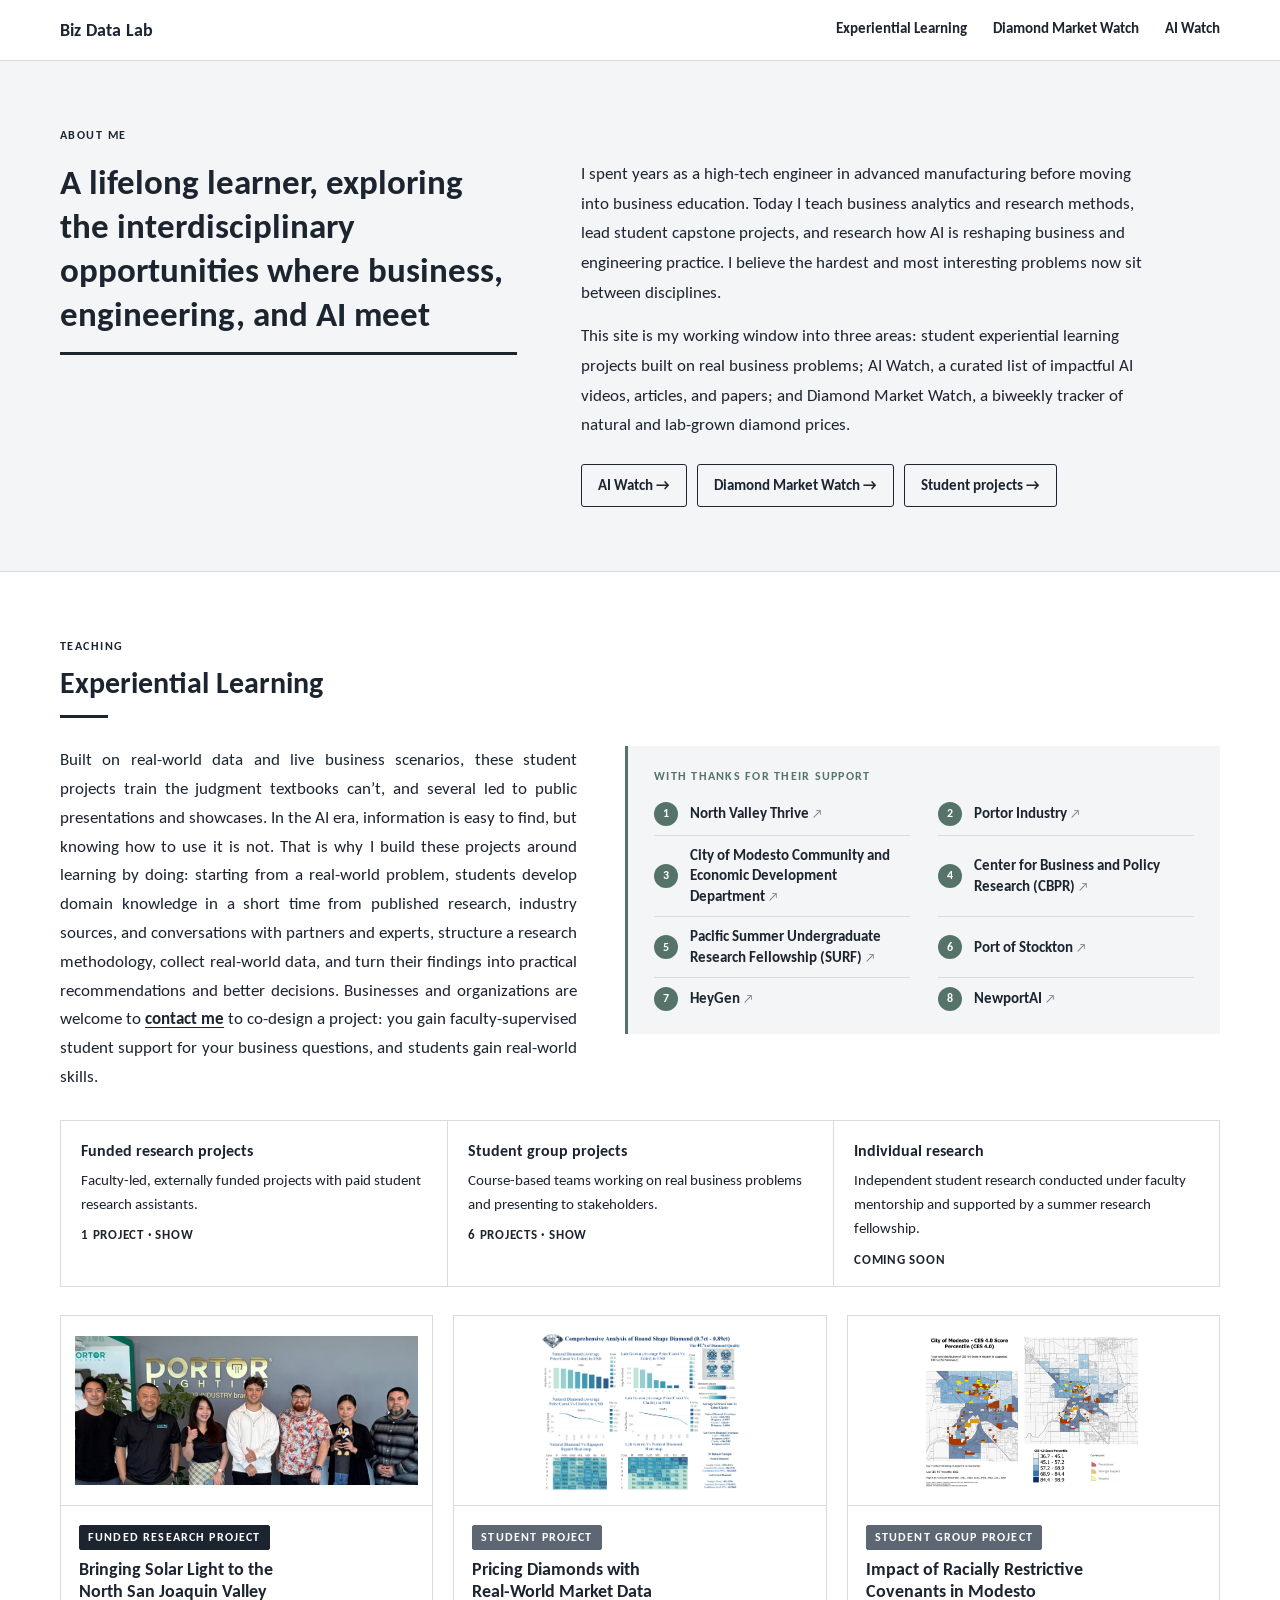
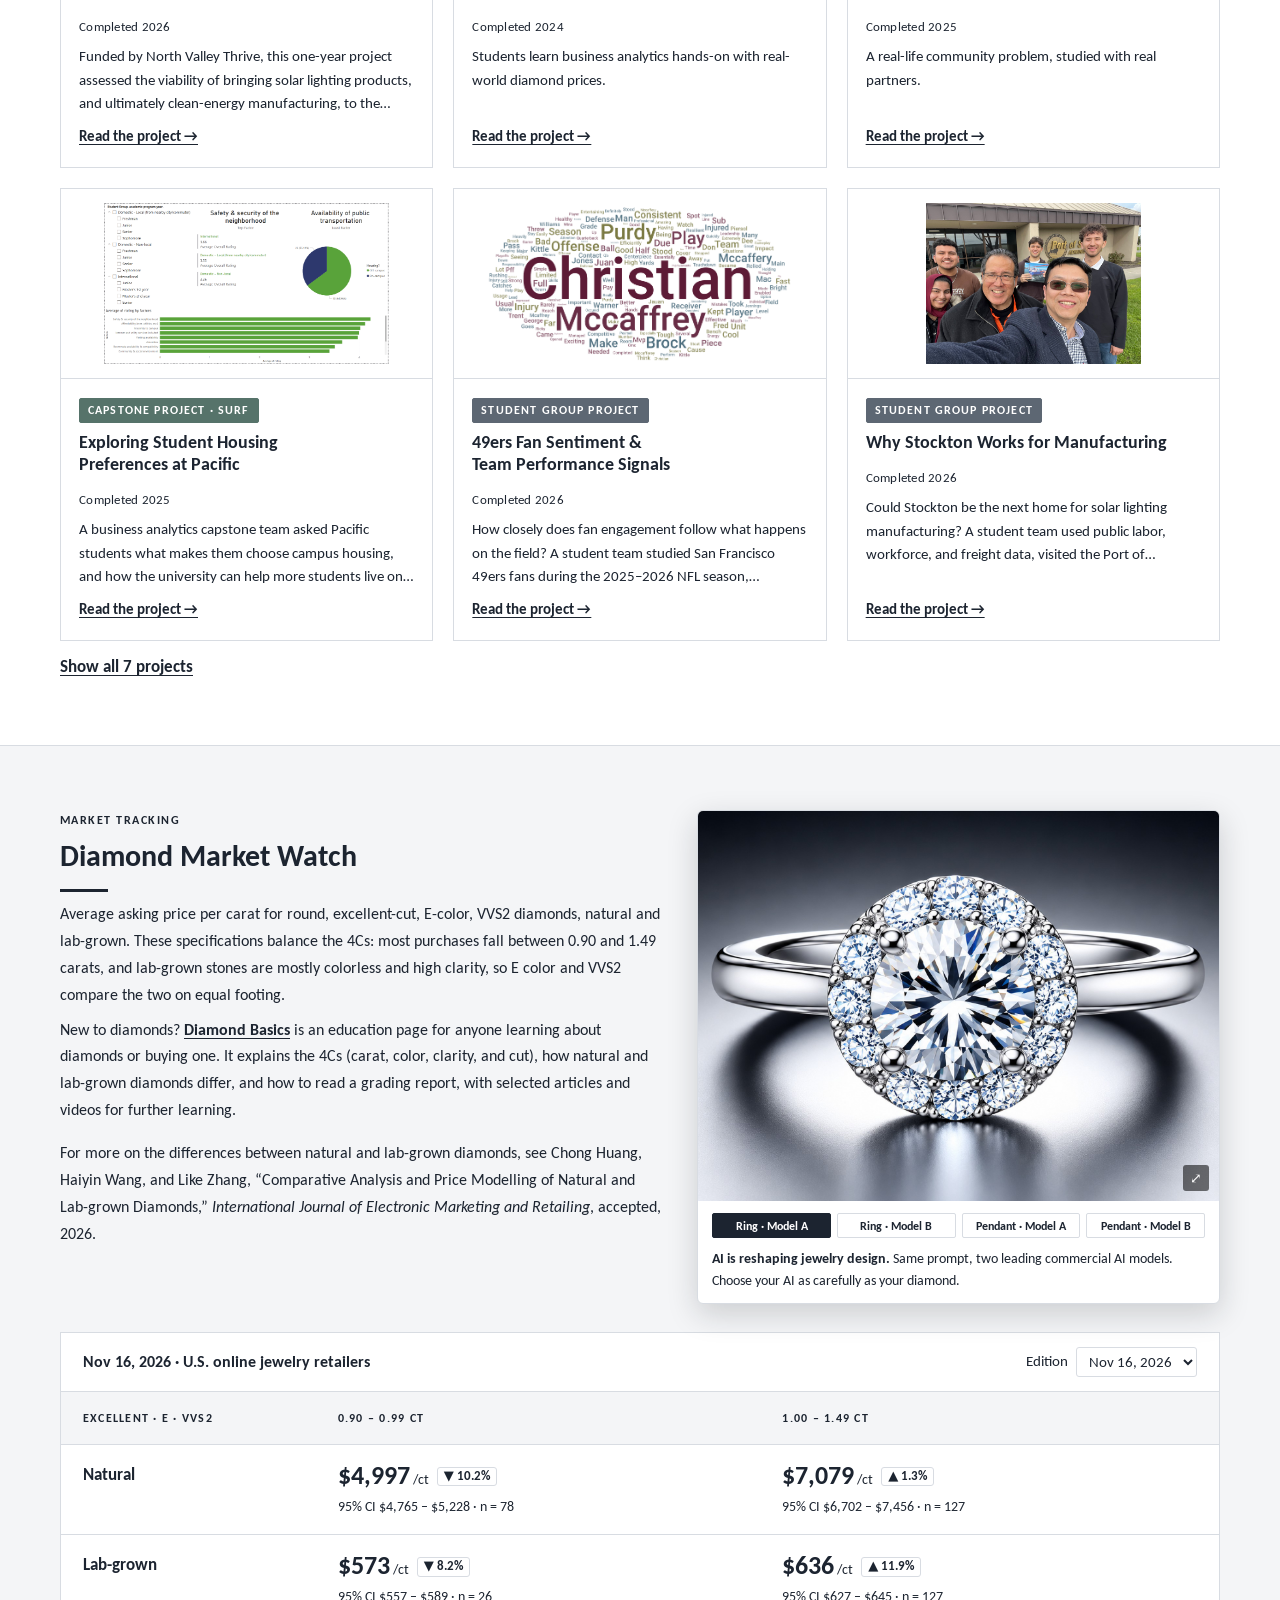
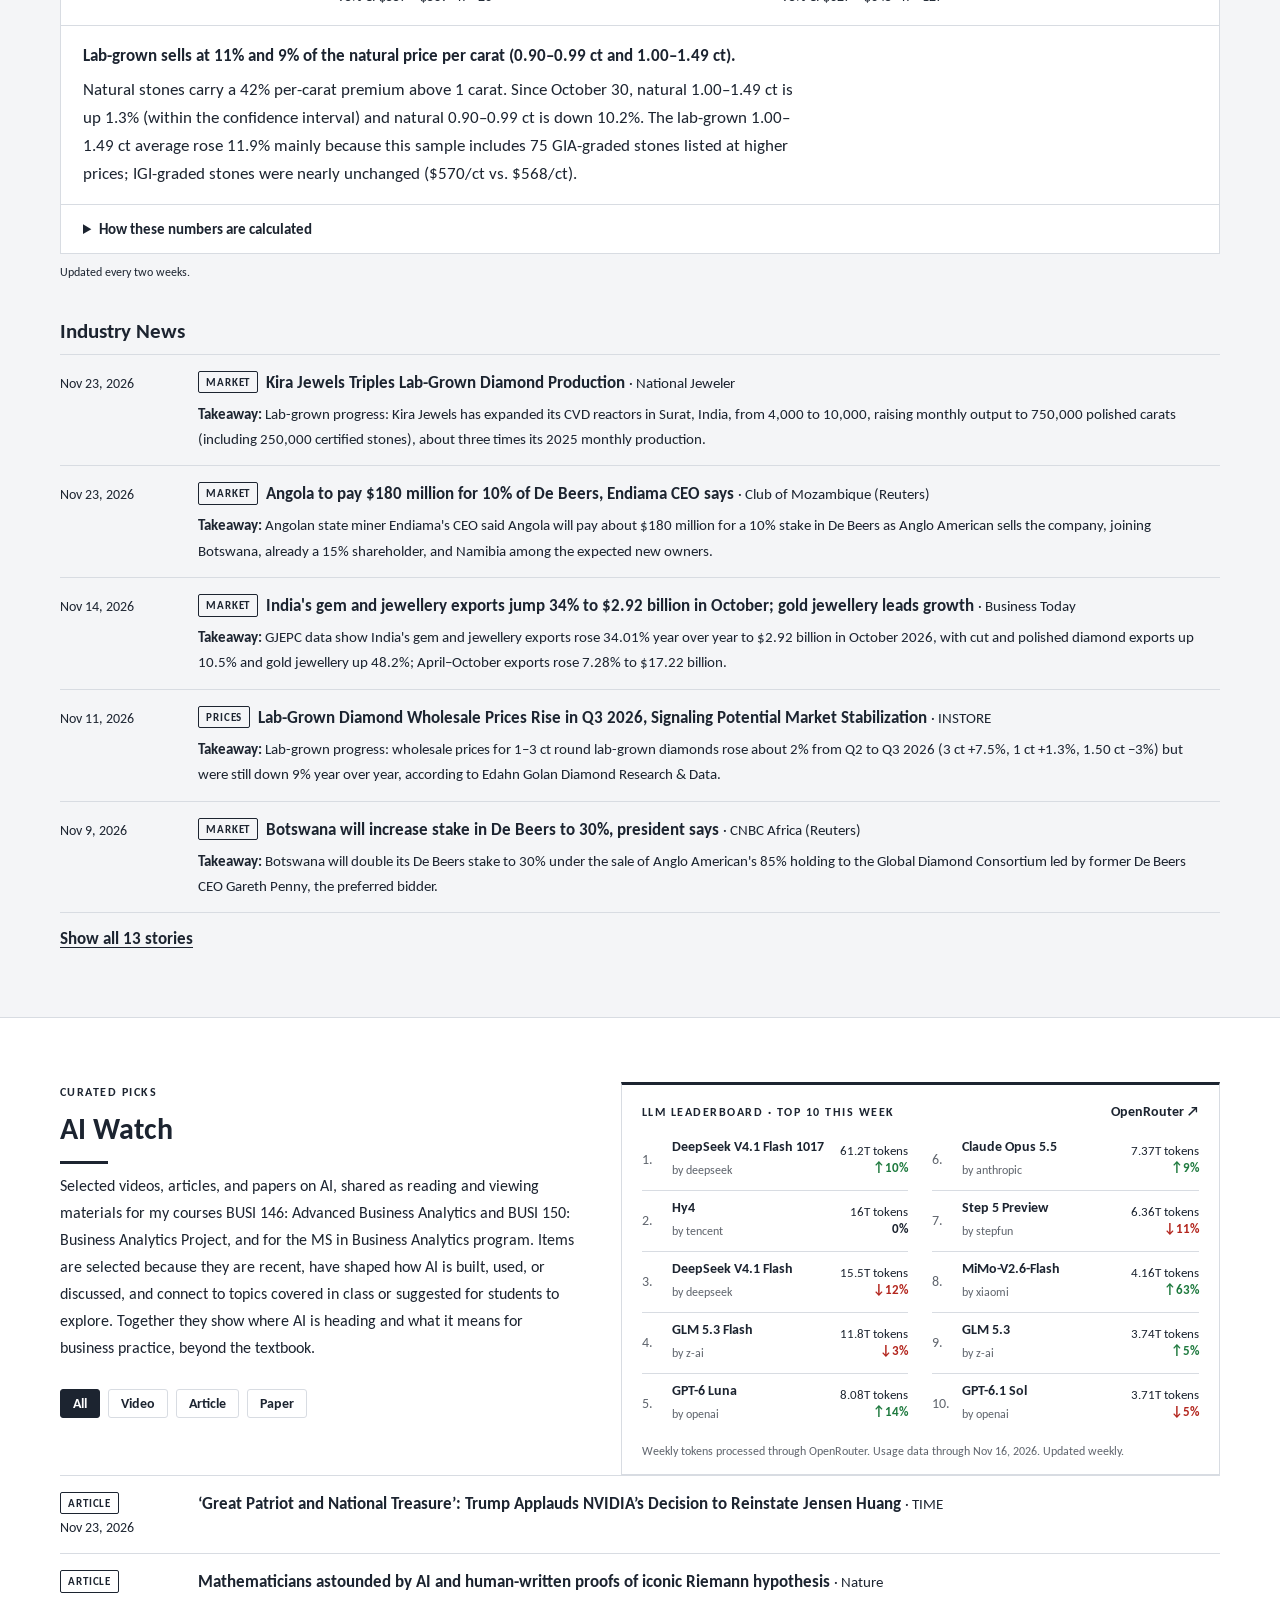
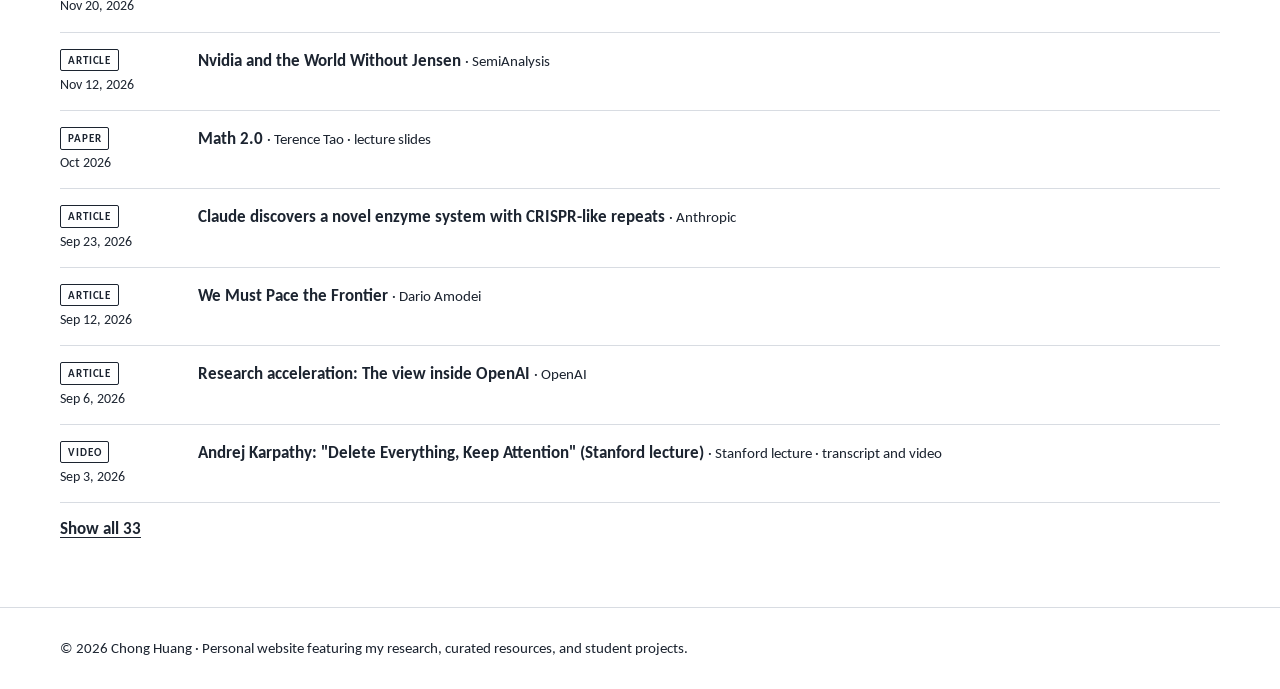
<file: index.html>
<!doctype html>
<html lang="en">
<head>
<meta charset="utf-8">
<meta name="viewport" content="width=device-width,initial-scale=1,viewport-fit=cover">
<title>Biz Data Lab</title>
<meta name="description" content="Experiential learning projects, a biweekly Diamond Market Watch, and curated AI resources.">
<link rel="preconnect" href="https://fonts.googleapis.com">
<link rel="stylesheet" href="https://fonts.googleapis.com/css2?family=Carlito:wght@400;700&display=swap">
<link rel="stylesheet" href="assets/site.css?v=f943ef4b">
<script data-goatcounter="https://biz-datalab.goatcounter.com/count" async src="//gc.zgo.at/count.js"></script>
</head>
<body>
<nav>
  <div class="wrap">
    <a class="brand" href="#about" id="brand">Biz Data Lab</a>
    <div class="links">
      <a href="#teaching">Experiential Learning</a>
      <a href="#market-watch">Diamond Market Watch</a>
      <a href="#ai-watch">AI Watch</a>
    </div>
  </div>
</nav>

<main>
  <section class="band tint" id="about">
    <div class="wrap intro">
      <div class="intro-left">
        <span class="label">About me</span>
        <h1 id="pName"></h1>
        <p class="role" id="pHead"></p>
      </div>
      <div class="intro-right">
        <p id="pBio"></p>
        <p id="pBio2"></p>
        <div class="areas" id="pAreas" hidden></div>
        <div class="jump"><a class="btn" href="#ai-watch">AI Watch →</a><a class="btn" href="#market-watch">Diamond Market Watch →</a><a class="btn" href="#teaching">Student projects →</a></div>
      </div>
    </div>
  </section>

  <section class="band" id="teaching">
    <div class="wrap">
      <div class="sec-head"><span class="label">Teaching</span><h2>Experiential Learning</h2></div>
      <div class="statement-row"><p class="statement" id="pStatement"></p><aside class="thanks" id="pThanks" hidden><span class="label">With thanks for their support</span><ul id="pThanksList"></ul></aside></div>
      <div class="types" id="projTypes"></div>
      <div class="proj-list" id="projList"></div>
      <div class="more"><button class="linkbtn" id="projMore" type="button" hidden></button></div>
    </div>
  </section>

  <section class="band tint" id="market-watch">
    <div class="wrap">
      <div class="mw-top"><div class="sec-head">
        <span class="label">Market tracking</span>
        <h2>Diamond Market Watch</h2>
        <p>Average asking price per carat for round, excellent-cut, E-color, VVS2 diamonds, natural and lab-grown. These specifications balance the 4Cs: most purchases fall between 0.90 and 1.49 carats, and lab-grown stones are mostly colorless and high clarity, so E color and VVS2 compare the two on equal footing.</p>
        <p>New to diamonds? <a href="diamond-basics.html"><b>Diamond Basics</b></a> is an education page for anyone learning about diamonds or buying one. It explains the 4Cs (carat, color, clarity, and cut), how natural and lab-grown diamonds differ, and how to read a grading report, with selected articles and videos for further learning.</p>
        <p class="cite">For more on the differences between natural and lab-grown diamonds, see Chong Huang, Haiyin Wang, and Like Zhang, “Comparative Analysis and Price Modelling of Natural and Lab-grown Diamonds,” <i>International Journal of Electronic Marketing and Retailing</i>, accepted, 2026.</p>
      </div>
      <figure class="aid" id="aid">
        <div class="aid-view" id="aidView" role="button" tabindex="0" aria-label="View full screen" title="Click to enlarge"><span class="aid-zoom" aria-hidden="true">⤢</span><img id="aidImg" src="assets/ai-design/ring-model-a-v2.jpg" alt="AI-generated halo ring design, model A"></div>
        <figcaption>
          <div class="aid-tabs" role="group" aria-label="AI design examples">
            <button type="button" data-i="0" aria-pressed="true">Ring · Model A</button><button type="button" data-i="1">Ring · Model B</button><button type="button" data-i="2">Pendant · Model A</button><button type="button" data-i="3">Pendant · Model B</button>
          </div>
          <p><b>AI is reshaping jewelry design.</b> Same prompt, two leading commercial AI models. Choose your AI as carefully as your diamond.</p>
        </figcaption>
      </figure></div>
      <div class="card">
        <div class="card-top"><strong id="edTitle">Loading…</strong>
          <label for="edPick">Edition <select id="edPick"></select></label></div>
        <div class="tbl"><table class="price">
          <thead><tr><th scope="col">Excellent · E · VVS2</th><th scope="col">0.90 – 0.99 ct</th><th scope="col">1.00 – 1.49 ct</th></tr></thead>
          <tbody id="priceBody"></tbody>
        </table></div>
        <div class="summary"><span class="ratio" id="ratio"></span><p id="comment"></p></div>
        <details class="method"><summary>How these numbers are calculated</summary>
          <p>Each cell samples online listings from U.S. jewelry retailers at one point in time. Price per carat = price ÷ carat weight. The 95% confidence interval (CI) = mean ± t(0.975, n−1) × standard error, and it describes the average price, not the spread of individual stones. These are asking prices, not transaction prices. Change markers compare with the previous edition.</p>
          <p>These are core tools of business analytics: sampling, descriptive statistics, and confidence intervals. Pacific students can learn them in more depth in my course BUSI 108: Introduction to Business Analytics.</p>
        </details>
      </div>
      <p class="fine">Updated every two weeks.</p>

      <div class="news">
        <h3>Industry News</h3>
        <ul class="list" id="newsList"><li class="loading">Loading…</li></ul>
        <div class="more"><button class="linkbtn" id="newsMore" type="button" hidden></button></div>
      </div>
    </div>
  </section>

  <section class="band" id="ai-watch">
    <div class="wrap">
<div class="ai-top"><div>
      <div class="sec-head"><span class="label">Curated picks</span><h2>AI Watch</h2>
        <p>Selected videos, articles, and papers on AI, shared as reading and viewing materials for my courses BUSI 146: Advanced Business Analytics and BUSI 150: Business Analytics Project, and for the MS in Business Analytics program. Items are selected because they are recent, have shaped how AI is built, used, or discussed, and connect to topics covered in class or suggested for students to explore. Together they show where AI is heading and what it means for business practice, beyond the textbook.</p></div>
      <div class="filters" id="resFilters" role="group" aria-label="Filter by type"></div>
      </div>
      <aside class="llm" id="llmBoard" hidden></aside></div>
      <ul class="list" id="resList"></ul>
      <div class="more"><button class="linkbtn" id="resMore" type="button" hidden></button></div>
    </div>
  </section>
</main>

<footer><div class="wrap" id="foot"></div></footer>

<script>
const $ = id => document.getElementById(id);
const esc = s => String(s ?? "").replace(/[&<>"]/g, c => ({ "&": "&amp;", "<": "&lt;", ">": "&gt;", '"': "&quot;" }[c]));
const usd = v => "$" + Math.round(v).toLocaleString("en-US");
const fmt = (d, o) => {
  if (/^\d{4}$/.test(d || "")) return d;
  if (/^\d{4}-\d{2}$/.test(d || "")) return new Date(d + "-15T12:00:00").toLocaleDateString("en-US", { year: "numeric", month: "short" });
  const x = new Date(d + "T12:00:00"); return isNaN(x) ? (d || "") : x.toLocaleDateString("en-US", o || { year: "numeric", month: "short", day: "numeric" });
};
const safeUrl = u => /^https?:\/\//i.test(u) ? u : "#";
const host = u => { try { return new URL(u).hostname.replace(/^www\./, ""); } catch (e) { return u; } };
let DATA;

function renderProfile(p) {
  const name = p.name || "";
  if (name) { $("pName").textContent = name; $("pHead").textContent = p.headline || ""; $("pHead").hidden = !p.headline; }
  else { $("pName").textContent = p.headline || "Biz Data Lab"; $("pName").classList.add("long"); $("pHead").hidden = true; }
  $("pBio").textContent = p.bio || ""; $("pBio2").textContent = p.bio2 || ""; $("pBio2").hidden = !p.bio2;
  const areas = (p.areas || [p.area1, p.area2].filter(Boolean).join(" | ")).split("|").map(x => x.trim()).filter(Boolean);
  $("pAreas").innerHTML = areas.map(a => `<span>${esc(a)}</span>`).join(""); $("pAreas").hidden = !areas.length;
  $("pStatement").innerHTML = esc(p.statement || "").replace(/\[([^\]]+)\]\(((?:https?:\/\/|mailto:)[^\s)]+)\)/g, (m, txt, url) => `<a href="${url}"${url.startsWith("mailto:") ? "" : ' target="_blank" rel="noopener"'}>${txt}</a>`).replace(/\*\*([^*]+)\*\*/g, "<strong>$1</strong>"); $("pStatement").hidden = !p.statement;
  const thanks = (p.thanks || "").split("|").map(x => x.trim()).filter(Boolean);
  $("pThanksList").innerHTML = thanks.map(x => { const m = x.match(/^\[([^\]]+)\]\((https?:\/\/[^\s)]+)\)$/); return `<li>${m ? `<a href="${esc(m[2])}" target="_blank" rel="noopener noreferrer">${esc(m[1])}</a>` : esc(x)}</li>`; }).join("");
  $("pThanks").hidden = !thanks.length;
  if (name && !/^\[/.test(name)) { $("brand").textContent = name; document.title = name + " · Biz Data Lab"; }
  $("foot").textContent = `© ${new Date().getFullYear()} Chong Huang · Personal website featuring my research, curated resources, and student projects.` + (p.email && !/^\[/.test(p.email) ? ` · ${p.email}` : "");
}
const PTYPES = [
  ["funded", "Funded research projects", "Faculty-led, externally funded projects with paid student research assistants."],
  ["group", "Student group projects", "Course-based teams working on real business problems and presenting to stakeholders."],
  ["individual", "Individual research", "Independent student research conducted under faculty mentorship and supported by a summer research fellowship."]
];
const PTYPE_LABEL = { funded: "Funded research project", group: "Student group project", individual: "Individual research" };
let PFILTER = "all", PSHOWALL = false;
const PFIRST = 6;
function renderProjects(list) {
  const count = k => list.filter(p => p.type === k).length;
  $("projTypes").innerHTML = PTYPES.map(([k, t, d]) => { const n = count(k);
    return `<button type="button" data-k="${k}" aria-pressed="${PFILTER === k}"${n ? "" : " disabled"}><b>${t}</b><p>${d}</p><small>${n ? n + (n > 1 ? " projects" : " project") + (PFILTER === k ? " · showing" : " · show") : "Coming soon"}</small></button>`; }).join("");
  $("projTypes").querySelectorAll("button").forEach(b => b.onclick = () => { PFILTER = PFILTER === b.dataset.k ? "all" : b.dataset.k; PSHOWALL = false; renderProjects(list); });
  const shown = list.filter(p => PFILTER === "all" || p.type === PFILTER);
  const visible = PSHOWALL ? shown : shown.slice(0, PFIRST);
  $("projList").innerHTML = visible.map(p => {
    const url = `project.html?p=${encodeURIComponent(p.slug)}`;
    const first = (p.summary || "").split(/(?<=\.)\s+/)[0];
    return `<article class="pcard">
      <a class="pcard-img" href="${url}" tabindex="-1" aria-hidden="true">${p.image ? `<img src="${esc(p.image)}" alt="" loading="lazy">` : ""}</a>
      <div class="pcard-body">
        <span><span class="badge solid ${esc(p.badge || (p.type === "funded" ? "funded" : "student"))}">${esc(p.label || PTYPE_LABEL[p.type] || p.type || "Project")}</span></span>
        <h3><a href="${url}">${esc(p.title)}</a></h3>
        ${(p.year || p.period) ? `<p class="meta yr">${esc(p.year ? "Completed " + p.year : p.period)}</p>` : ""}
        <p class="pcard-sum">${esc(first)}</p>
        <a class="pcard-more" href="${url}">Read the project →</a>
      </div></article>`; }).join("") || '<p class="empty">Projects coming soon.</p>';
  const more = $("projMore");
  more.hidden = shown.length <= PFIRST;
  more.textContent = PSHOWALL ? "Show fewer projects" : `Show all ${shown.length} projects`;
  more.onclick = () => { PSHOWALL = !PSHOWALL; renderProjects(list); if (!PSHOWALL) $("teaching").scrollIntoView(); };
}
function cell(s, prev) {
  if (!s) return '<td class="none">No sample</td>';
  let chg = "";
  if (prev) { const d = 100 * (s.mean / prev.mean - 1); chg = `<span class="chg">${d >= 0 ? "▲" : "▼"} ${Math.abs(d).toFixed(1)}%</span>`; }
  return `<td><div class="m">${usd(s.mean)}<small> /ct</small>${chg}</div><div class="ci">95% CI ${usd(s.lo)} – ${usd(s.hi)} · n = ${s.n}</div></td>`;
}
function ratioText(c) {
  const r = [];
  if (c.n090 && c.l090) r.push(`${Math.round(100 * c.l090.mean / c.n090.mean)}%`);
  if (c.n100 && c.l100) r.push(`${Math.round(100 * c.l100.mean / c.n100.mean)}%`);
  return r.length ? `Lab-grown sells at ${r.join(" and ")} of the natural price per carat${r.length === 2 ? " (0.90–0.99 ct and 1.00–1.49 ct)" : ""}.` : "";
}
function renderPrices(idx) {
  const eds = DATA.editions;
  if (!eds.length) { $("edTitle").textContent = "First edition coming soon"; return; }
  $("edPick").innerHTML = eds.map((e, i) => `<option value="${i}">${esc(fmt(e.date))}</option>`).reverse().join("");
  $("edPick").value = String(idx);
  const e = eds[idx], p = idx > 0 ? eds[idx - 1].cells : {};
  $("edTitle").textContent = `${fmt(e.date)} · ${e.source || ""}`;
  $("priceBody").innerHTML = `<tr class="nat"><th scope="row">Natural</th>${cell(e.cells.n090, p.n090)}${cell(e.cells.n100, p.n100)}</tr>
    <tr class="lab"><th scope="row">Lab-grown</th>${cell(e.cells.l090, p.l090)}${cell(e.cells.l100, p.l100)}</tr>`;
  $("ratio").textContent = ratioText(e.cells);
  $("comment").textContent = e.comment || "";
}
const CAT = { prices: "Prices", market: "Market", research: "Market", ai: "AI" };
let newsAll = false;
function renderNews() {
  const items = DATA.news.slice().sort((a, b) => (b.date || "").localeCompare(a.date || ""));
  const shown = newsAll ? items : items.slice(0, 5);
  $("newsList").innerHTML = shown.map(n => `<li><time>${esc(fmt(n.date))}</time>
    <div><span class="tag ${esc(n.category === "market" ? "research" : n.category)}">${esc(CAT[n.category] || n.category)}</span><a class="t" href="${esc(safeUrl(n.url))}" target="_blank" rel="noopener">${esc(n.title)}</a> <span class="src">· ${esc(n.source)}</span>${n.takeaway ? `<div class="note"><b>Takeaway:</b> ${esc(n.takeaway)}</div>` : ""}</div><span></span></li>`).join("")
    || '<li class="empty">News will appear here.</li>';
  const b = $("newsMore"); b.hidden = items.length <= 5;
  b.textContent = newsAll ? "Show fewer" : `Show all ${items.length} stories`;
}
let resType = "All", resAll = false;
function renderRes() {
  const all = DATA.resources.slice().sort((a, b) => (b.date || "").localeCompare(a.date || ""));
  const ORDER = ["Video", "Article", "Paper"], types = ["All", ...[...new Set(all.map(r => r.type).filter(Boolean))].sort((a, b) => (ORDER.indexOf(a) + 99 * (ORDER.indexOf(a) < 0)) - (ORDER.indexOf(b) + 99 * (ORDER.indexOf(b) < 0)))];
  $("resFilters").innerHTML = types.length > 2 ? types.map(t => `<button type="button" class="${t === resType ? "on" : ""}" data-t="${esc(t)}" aria-pressed="${t === resType}">${esc(t)}</button>`).join("") : "";
  const matched = all.filter(r => resType === "All" || r.type === resType);
  const items = resAll ? matched : matched.slice(0, 8);
  const mb = $("resMore"); mb.hidden = matched.length <= 8;
  mb.textContent = resAll ? "Show fewer" : `Show all ${matched.length}`;
  $("resList").innerHTML = items.map(r => `<li><span class="kind"><span class="tag">${esc(r.type)}</span>${r.date ? "<br>" + esc(fmt(r.date)) : ""}</span>
    <div><a class="t" href="${esc(safeUrl(r.url))}" target="_blank" rel="noopener">${esc(r.title || host(r.url))}</a>${r.source ? ` <span class="src">· ${esc(r.source)}</span>` : ""}</div><span></span></li>`).join("")
    || '<li class="empty">First picks coming soon.</li>';
}
function renderLLM() {
  const lb = DATA.leaderboard;
  if (!lb || !lb.rows || !lb.rows.length) return;
  const row = r => { const c = String(r.change || ""); const cls = /^-/.test(c) ? "dn" : (/^\+/.test(c) && !/^\+?0%$/.test(c) ? "up" : "");
    return `<li><span class="rk">${r.rank}.</span><span class="md"><b>${esc(r.model)}</b><small>by ${esc(r.author)}</small></span><span class="tk">${esc(r.tokens)} tokens<em class="${cls}">${cls === "up" ? "↑" : cls === "dn" ? "↓" : ""}${esc(c.replace(/^[+-]/, ""))}</em></span></li>`; };
  $("llmBoard").innerHTML = `<div class="llm-h"><span class="label">LLM Leaderboard · top 10 this week</span><a href="https://openrouter.ai/rankings#leaderboard-table" target="_blank" rel="noopener">OpenRouter ↗</a></div>
    <ol>${lb.rows.map(row).join("")}</ol><p class="llm-f">Weekly tokens processed through OpenRouter. Usage data through ${esc(fmt(lb.date))}. Updated weekly.</p>`;
  $("llmBoard").hidden = false;
}
document.addEventListener("click", ev => { const b = ev.target.closest("#resFilters button"); if (b) { resType = b.dataset.t; resAll = false; renderRes(); } });
$("resMore").addEventListener("click", () => { resAll = !resAll; renderRes(); });
$("edPick").addEventListener("change", ev => renderPrices(+ev.target.value));
$("newsMore").addEventListener("click", () => { newsAll = !newsAll; renderNews(); });

fetch("data/site.json", { cache: "no-cache" }).then(r => r.json()).then(d => {
  DATA = Object.assign({ profile: {}, projects: [], resources: [], news: [], editions: [] }, d);
  renderProfile(DATA.profile); renderProjects(DATA.projects);
  renderPrices(DATA.editions.length - 1); renderNews(); renderRes(); renderLLM();
}).catch(() => { $("edTitle").textContent = "Could not load data. Please refresh the page."; $("newsList").innerHTML = ""; });
</script>
<script>
(function(){const imgs=[["ring-model-a","halo ring, model A"],["ring-model-b","halo ring, model B"],["pendant-model-a","bicolor pendant, model A"],["pendant-model-b","bicolor pendant, model B"]];
const box=document.getElementById("aid");if(!box)return;const im=document.getElementById("aidImg"),bs=[...box.querySelectorAll("button")];let i=0,timer;
const show=k=>{i=k;im.style.opacity=0;setTimeout(()=>{im.src="assets/ai-design/"+imgs[k][0]+"-v2.jpg";im.style.opacity=1;},180);im.alt="AI-generated "+imgs[k][1];bs.forEach((b,j)=>b.setAttribute("aria-pressed",j===k));};
const start=()=>{clearInterval(timer);if(!matchMedia("(prefers-reduced-motion: reduce)").matches)timer=setInterval(()=>show((i+1)%imgs.length),5000);};
bs.forEach((b,j)=>b.onclick=()=>{show(j);clearInterval(timer);});
const lb=document.createElement("div");lb.className="lb";lb.hidden=true;lb.setAttribute("role","dialog");lb.setAttribute("aria-modal","true");lb.setAttribute("aria-label","Enlarged image");
lb.innerHTML='<button type="button" class="lb-x" aria-label="Close">×</button><button type="button" class="lb-p" aria-label="Previous">‹</button><img alt=""><button type="button" class="lb-n" aria-label="Next">›</button><p class="lb-c"></p>';
document.body.appendChild(lb);const lbi=lb.querySelector("img"),lbc=lb.querySelector(".lb-c");
const lbShow=k=>{show(k);lbi.src="assets/ai-design/"+imgs[k][0]+"-v2.jpg";lbi.alt="AI-generated "+imgs[k][1];lbc.textContent=bs[k].textContent;};
const open=()=>{clearInterval(timer);lbShow(i);lb.hidden=false;document.body.style.overflow="hidden";lb.querySelector(".lb-x").focus();};
const close=()=>{lb.hidden=true;document.body.style.overflow="";document.getElementById("aidView").focus();};
document.getElementById("aidView").onclick=open;document.getElementById("aidView").onkeydown=e=>{if(e.key==="Enter"||e.key===" "){e.preventDefault();open();}};
lb.querySelector(".lb-x").onclick=close;lb.querySelector(".lb-p").onclick=e=>{e.stopPropagation();lbShow((i+imgs.length-1)%imgs.length);};
lb.querySelector(".lb-n").onclick=e=>{e.stopPropagation();lbShow((i+1)%imgs.length);};
lb.onclick=e=>{if(e.target===lb)close();};
document.addEventListener("keydown",e=>{if(lb.hidden)return;if(e.key==="Escape")close();if(e.key==="ArrowRight")lbShow((i+1)%imgs.length);if(e.key==="ArrowLeft")lbShow((i+imgs.length-1)%imgs.length);});box.addEventListener("mouseenter",()=>clearInterval(timer));start();})();
</script>
</body>
</html>
</file>
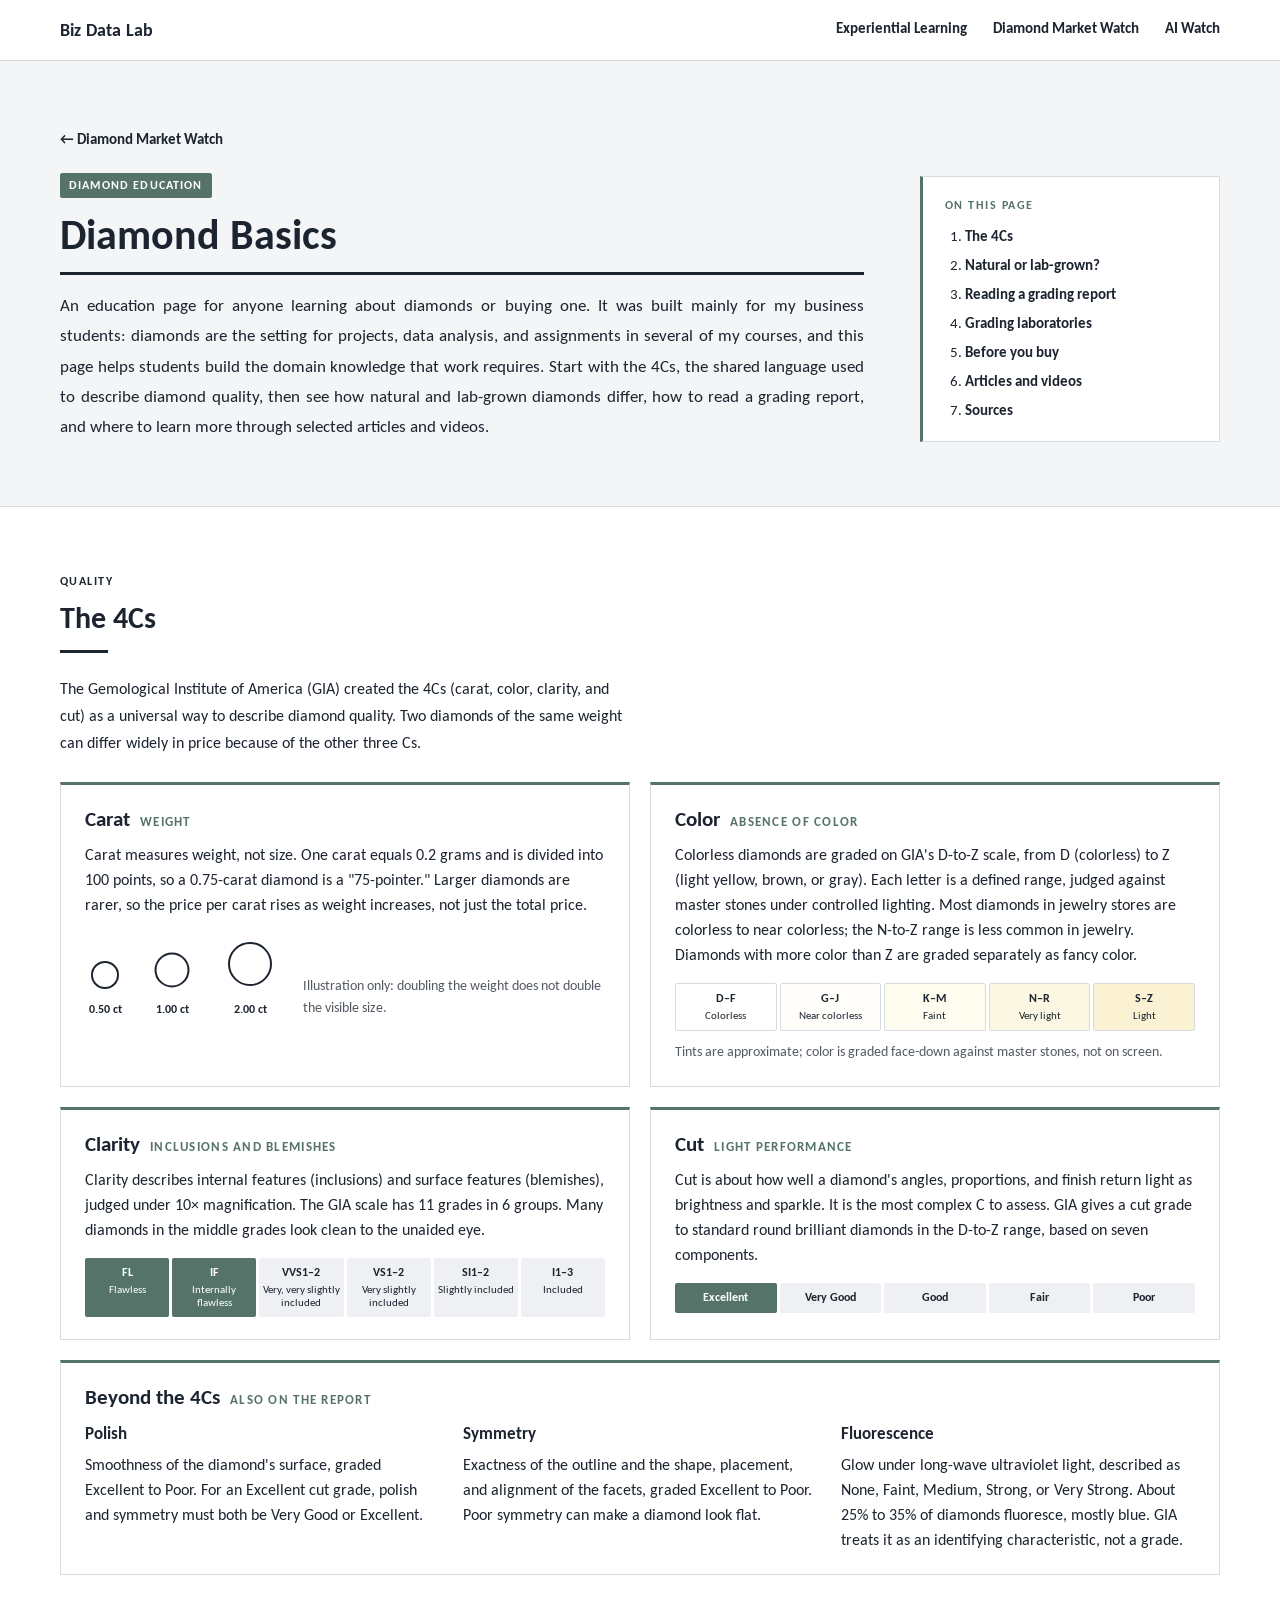
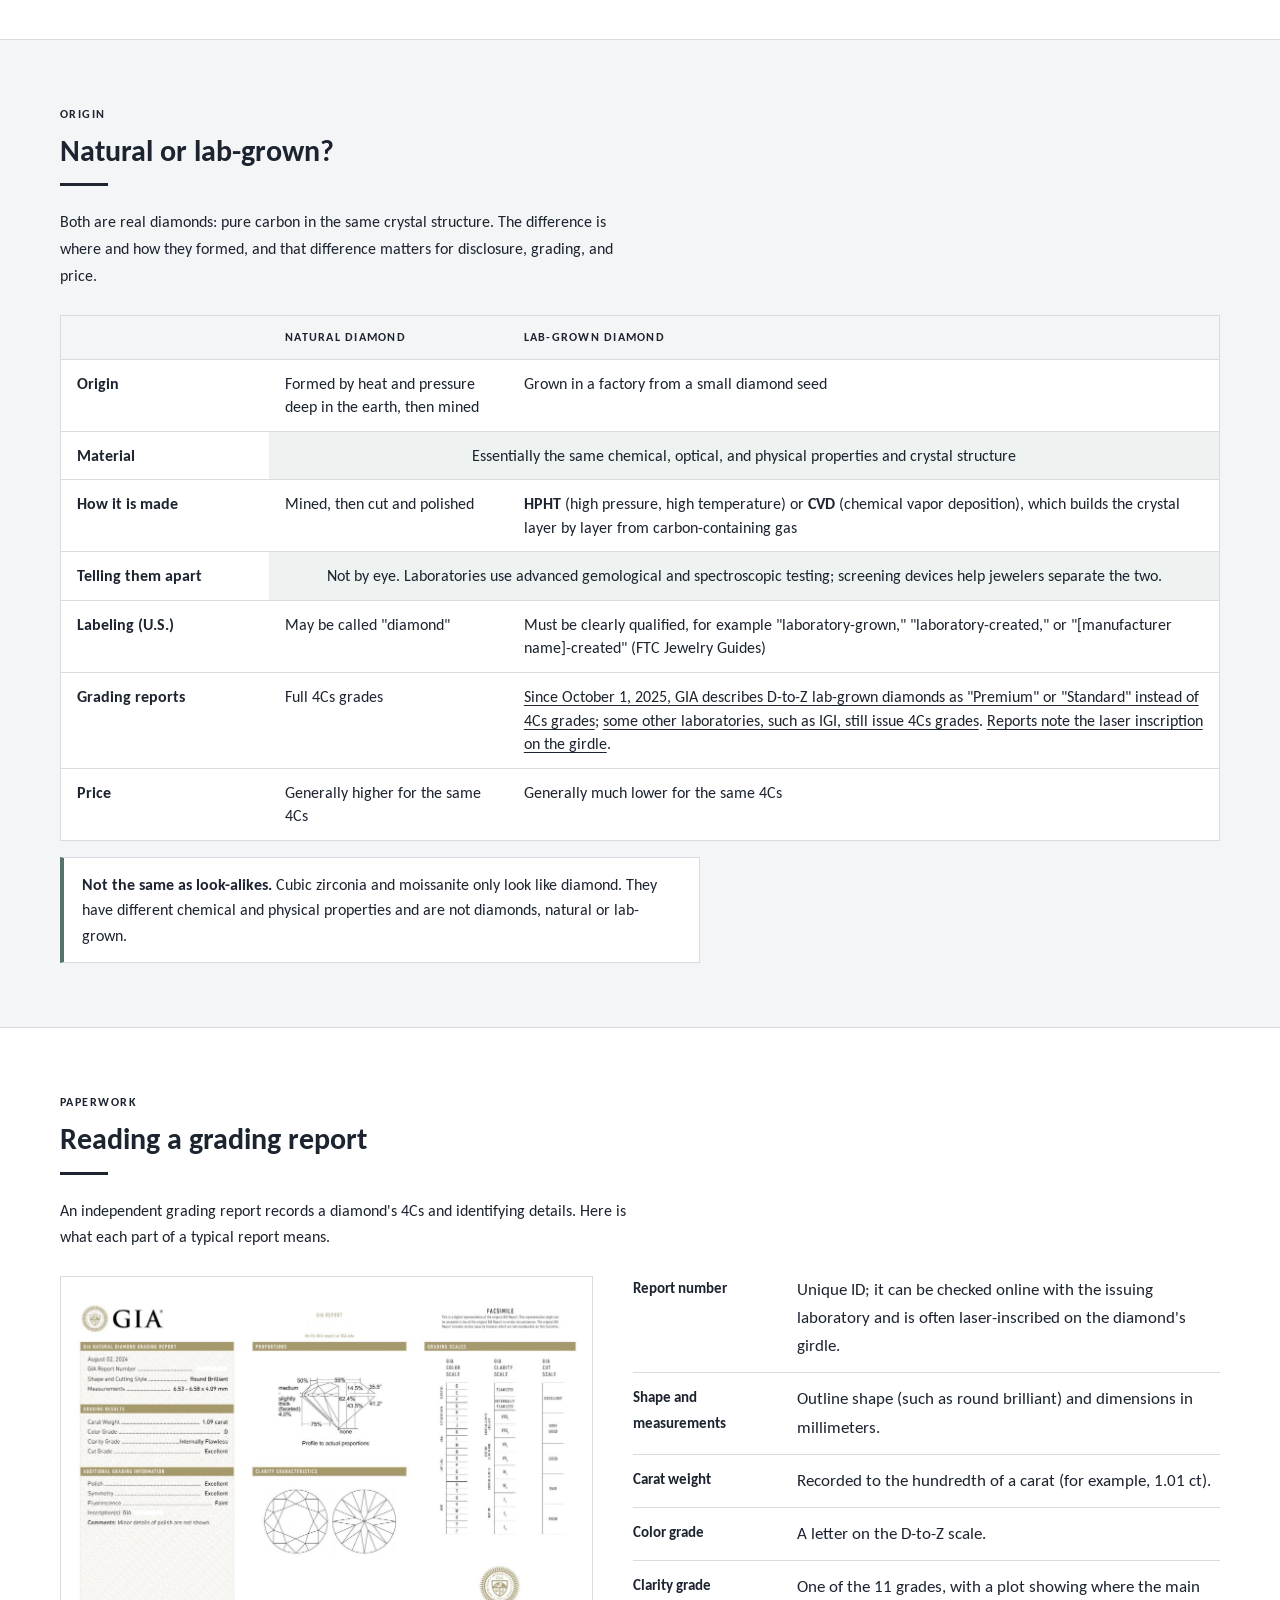
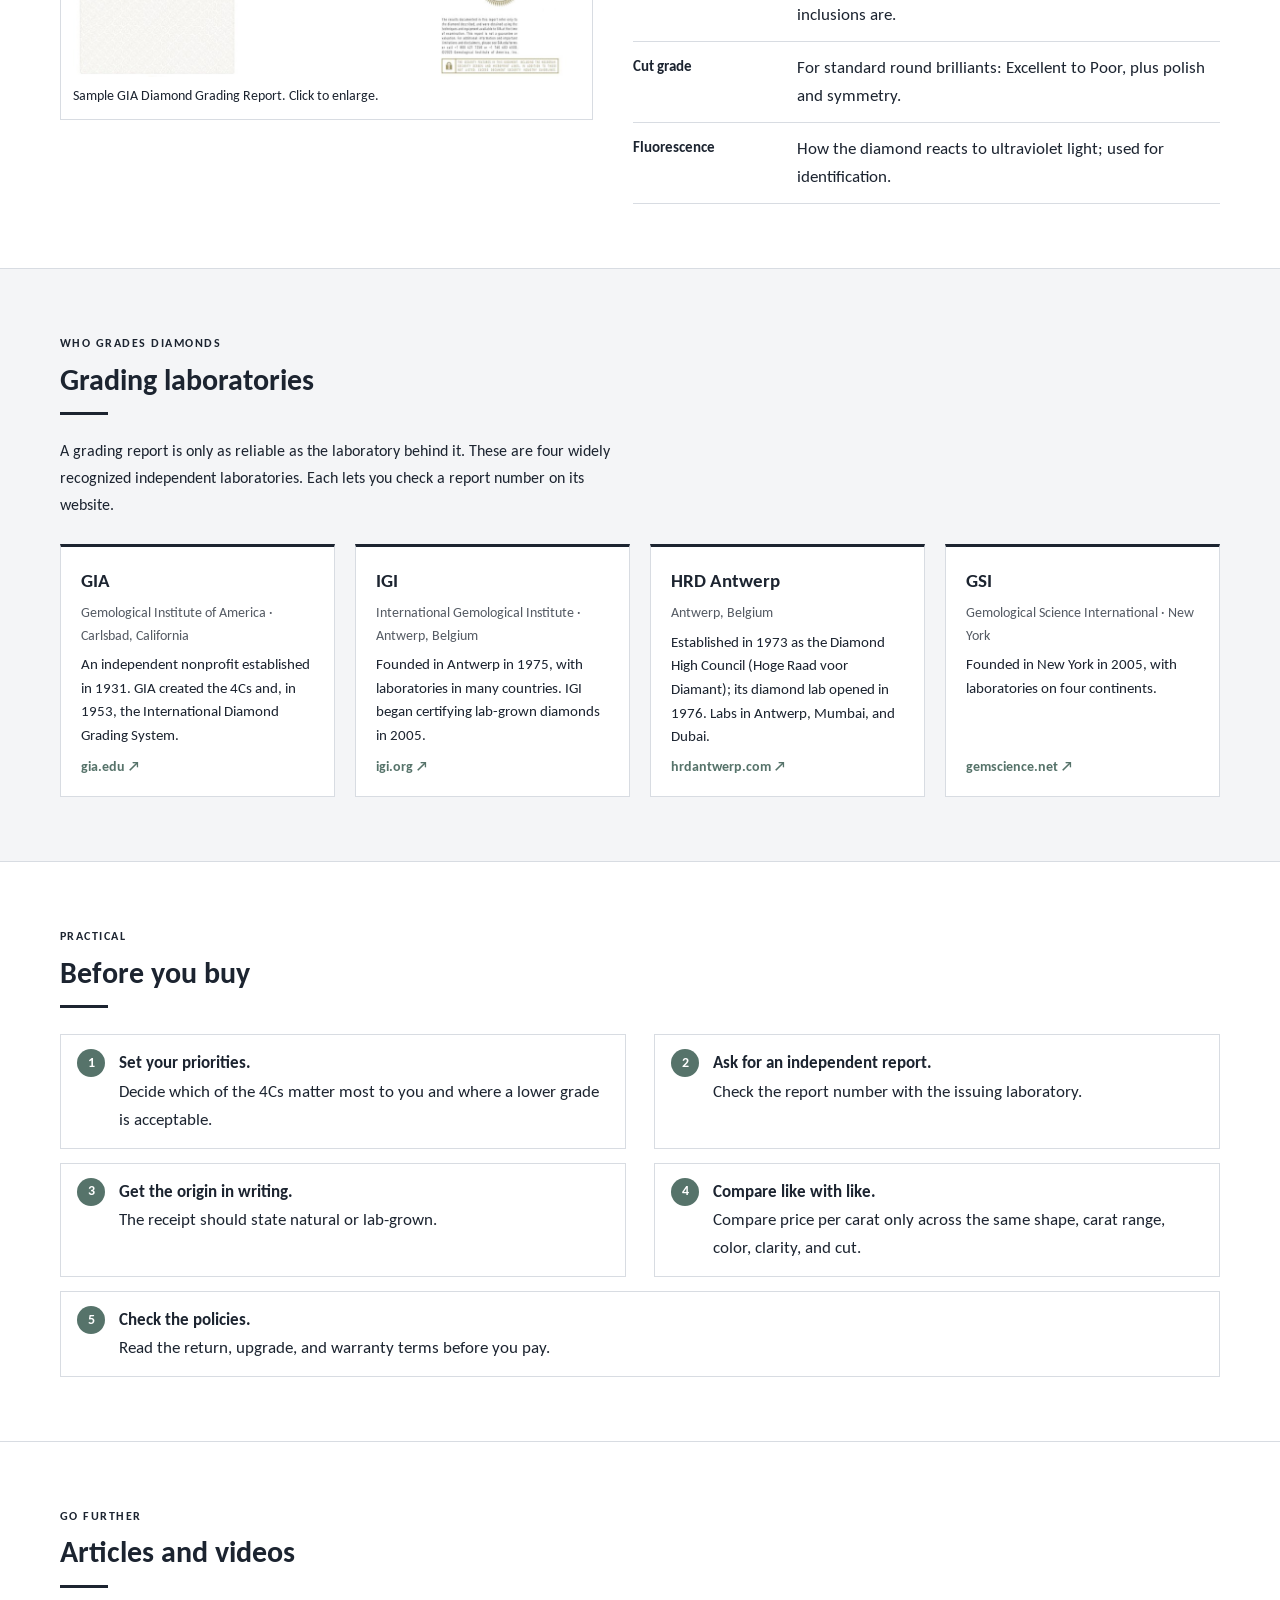
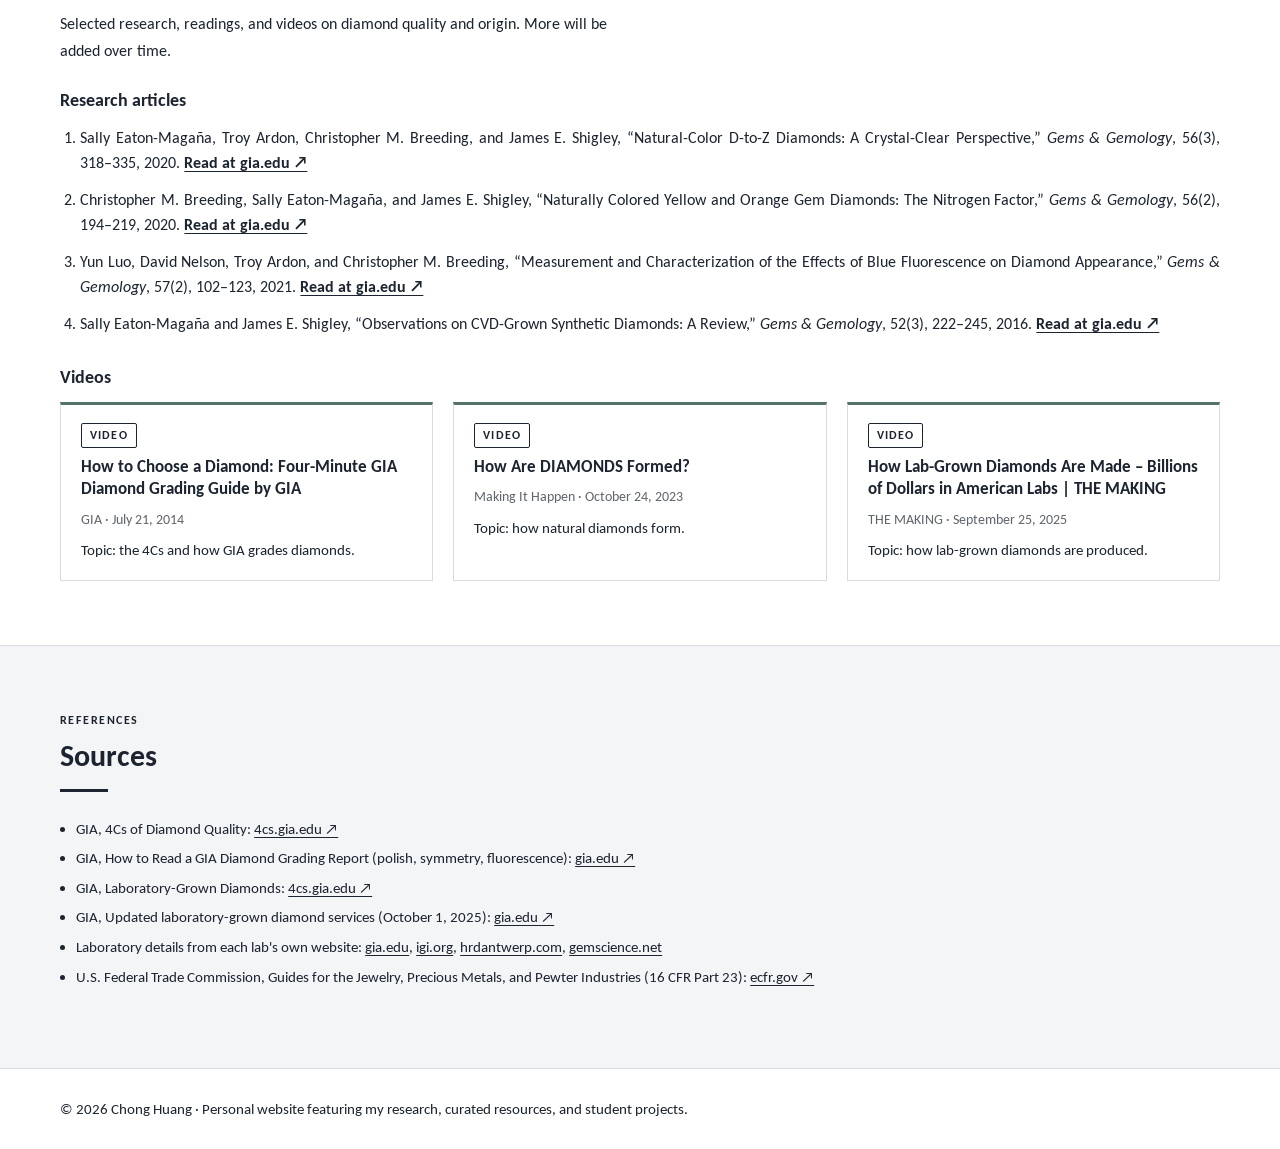
<file: diamond-basics.html>
<!doctype html>
<html lang="en">
<head>
<meta charset="utf-8">
<meta name="viewport" content="width=device-width,initial-scale=1,viewport-fit=cover">
<title>Diamond Basics · Biz Data Lab</title>
<meta name="description" content="Diamond education: the 4Cs, polish, symmetry, and fluorescence; natural versus lab-grown diamonds; grading reports and laboratories; selected research and videos.">
<link rel="preconnect" href="https://fonts.googleapis.com">
<link rel="stylesheet" href="https://fonts.googleapis.com/css2?family=Carlito:wght@400;700&display=swap">
<link rel="stylesheet" href="assets/site.css?v=f943ef4b">
<script data-goatcounter="https://biz-datalab.goatcounter.com/count" async src="//gc.zgo.at/count.js"></script>
<style>
/* Diamond Basics page (static education page; not rebuilt by build.py) */
.db-hero{display:grid;grid-template-columns:minmax(0,1fr) 300px;gap:56px;align-items:end}
.db-head h1{font-size:clamp(2rem,4.2vw,2.6rem);margin-top:12px;padding-bottom:12px;border-bottom:3px solid var(--ink)}
.db-head .sum{font-size:1.08rem;line-height:1.75;margin-top:16px;text-align:justify;hyphens:auto}
.toc{background:var(--bg);border:1px solid var(--line);border-left:3px solid #56736a;padding:18px 22px}
.toc .label{display:block;color:#56736a;margin-bottom:8px}
.toc ol{margin:0;padding-left:1.3em;display:flex;flex-direction:column;gap:4px;font-size:.95rem}
.toc a{font-weight:700;text-decoration:none}
.toc a:hover{text-decoration:underline}
.sec-head{margin-bottom:26px}
.sec-head p{max-width:72ch;margin-top:14px}
.cs{display:grid;grid-template-columns:repeat(2,minmax(0,1fr));gap:20px}
.cs article{background:var(--bg);border:1px solid var(--line);border-top:3px solid #56736a;padding:22px 24px;display:flex;flex-direction:column;gap:10px}
.cs h3{font-size:1.3rem;display:flex;align-items:baseline;gap:10px}
.cs h3 small{font-size:.8rem;font-weight:700;letter-spacing:.1em;text-transform:uppercase;color:#56736a}
.cs p{font-size:.98rem;line-height:1.6}
.cs .beyond{grid-column:1 / -1}
.b3{display:grid;grid-template-columns:repeat(3,minmax(0,1fr));gap:24px}
.b3 b{display:block;margin-bottom:4px}
.scale{display:flex;gap:3px;margin-top:6px}
.scale div{flex:1;text-align:center;font-size:.72rem;font-weight:700;padding:8px 2px;border-radius:2px;line-height:1.2}
.scale div span{display:block;font-weight:400;font-size:.68rem;margin-top:3px}
.color-scale div{border:1px solid var(--line)}
.color-scale div:nth-child(1){background:#ffffff}
.color-scale div:nth-child(2){background:#fffefa}
.color-scale div:nth-child(3){background:#fefbef}
.color-scale div:nth-child(4){background:#fcf7e2}
.color-scale div:nth-child(5){background:#faf2d3}
.color-scale div{color:#1c2430}
.clar-scale div{background:var(--chip);color:var(--ink)}
.clar-scale div.top{background:#56736a;color:#fff}
.cut-scale div{background:var(--chip);color:var(--ink)}
.cut-scale div:first-child{background:#56736a;color:#fff}
.carat-row{display:flex;align-items:flex-end;gap:22px;margin-top:6px}
.carat-row figure{margin:0;text-align:center;font-size:.78rem;font-weight:700}
.carat-row svg{display:block;margin:0 auto 4px}
.note{font-size:.85rem;opacity:.75}
.cmp{width:100%;border-collapse:collapse;background:var(--bg);border:1px solid var(--line);font-size:.98rem}
.cmp th,.cmp td{text-align:left;vertical-align:top;padding:12px 16px;border-bottom:1px solid var(--line);line-height:1.5}
.cmp thead th{font-size:.78rem;letter-spacing:.1em;text-transform:uppercase;background:var(--band)}
.cmp tbody th{width:18%;font-weight:700}
.cmp td.same{text-align:center;background:#eef3f1}
.callnote{margin-top:16px;padding:14px 18px;border:1px solid var(--line);border-left:4px solid #56736a;background:var(--bg);max-width:80ch;font-size:.97rem}
.report{display:grid;grid-template-columns:minmax(0,1fr) minmax(0,1.1fr);gap:40px;align-items:start}
.report figure{margin:0;border:1px solid var(--line);background:#fff;padding:12px}
.report figure img{width:100%;display:block}
.report figcaption{font-size:.85rem;margin-top:8px}
.fields{list-style:none;margin:0;padding:0;display:flex;flex-direction:column;gap:12px}
.fields li{display:grid;grid-template-columns:150px minmax(0,1fr);gap:14px;padding-bottom:12px;border-bottom:1px solid var(--line)}
.fields b{font-size:.95rem}
.check{list-style:none;margin:0;padding:0;counter-reset:ck;display:grid;grid-template-columns:repeat(2,minmax(0,1fr));gap:14px 28px}
.check li{counter-increment:ck;display:grid;grid-template-columns:30px minmax(0,1fr);gap:12px;align-items:start;background:var(--bg);border:1px solid var(--line);padding:14px 16px}
.check li::before{content:counter(ck);width:28px;height:28px;border-radius:50%;background:#56736a;color:#fff;font-weight:700;font-size:.85rem;display:flex;align-items:center;justify-content:center}
.check b{display:block}
.check li:last-child:nth-child(odd){grid-column:1 / -1}
.links3{display:grid;grid-template-columns:repeat(3,minmax(0,1fr));gap:20px}
.links3 a{display:block;text-decoration:none;border:1px solid var(--line);border-top:3px solid var(--ink);padding:18px 20px;background:var(--bg)}
.links3 a b{display:block;font-size:1.05rem;margin-bottom:6px}
.links3 a span{font-size:.93rem;line-height:1.5}
.links3 a:hover b{text-decoration:underline}
.res{display:grid;grid-template-columns:repeat(3,minmax(0,1fr));gap:20px}
.res a{display:flex;flex-direction:column;gap:8px;text-decoration:none;border:1px solid var(--line);border-top:3px solid #56736a;padding:18px 20px;background:var(--bg)}
.res a .badge{align-self:flex-start}
.res a b{font-size:1.05rem;line-height:1.35}
.res a:hover b{text-decoration:underline}
.res .src2{font-size:.85rem;opacity:.7}
.res .cm{font-size:.93rem;line-height:1.5}
.res .tbc{color:#a14a2b;opacity:1;font-weight:700}
.res .thumbph{display:flex;align-items:center;justify-content:center;height:120px;background:var(--chip);font-size:.85rem;opacity:.8;order:-1}
.labs{display:grid;grid-template-columns:repeat(4,minmax(0,1fr));gap:20px}
.labs a{display:flex;flex-direction:column;gap:6px;text-decoration:none;background:var(--bg);border:1px solid var(--line);border-top:3px solid var(--ink);padding:18px 20px}
.labs b{font-size:1.2rem}
.labs i{font-style:normal;font-size:.85rem;opacity:.75}
.labs span{font-size:.95rem;line-height:1.55}
.labs u{margin-top:auto;font-weight:700;font-size:.9rem;text-decoration:none;color:#56736a}
.labs a:hover u{text-decoration:underline}
.sub{font-size:1.1rem;margin:4px 0 14px}
.papers{margin:0 0 30px;padding-left:1.3em;display:flex;flex-direction:column;gap:12px;font-size:.98rem;line-height:1.6;text-align:justify;hyphens:auto}
.papers a{font-weight:700;white-space:nowrap}
.src{font-size:.92rem;line-height:1.6;padding-left:1.1em;display:flex;flex-direction:column;gap:6px}
@media (max-width:860px){.db-hero{grid-template-columns:minmax(0,1fr);gap:24px}.b3{grid-template-columns:minmax(0,1fr)}.labs{grid-template-columns:minmax(0,1fr)}.res{grid-template-columns:minmax(0,1fr)}.check li:last-child:nth-child(odd){grid-column:auto}.cs,.report,.check,.links3{grid-template-columns:minmax(0,1fr)}.fields li{grid-template-columns:minmax(0,1fr);gap:4px}.cmp tbody th{width:auto}}
@media (prefers-color-scheme: dark){:root:not([data-theme="light"]) .cmp td.same{background:var(--chip)}}
:root[data-theme="dark"] .cmp td.same{background:var(--chip)}
.report figure a{display:block}
</style>
</head>
<body>
<nav>
  <div class="wrap">
    <a class="brand" href="index.html">Biz Data Lab</a>
    <div class="links">
      <a href="index.html#teaching">Experiential Learning</a>
      <a href="index.html#market-watch">Diamond Market Watch</a>
      <a href="index.html#ai-watch">AI Watch</a>
    </div>
  </div>
</nav>
<main>

<section class="band tint"><div class="wrap">
  <a class="back" href="index.html#market-watch">← Diamond Market Watch</a>
  <div class="db-hero">
    <div class="db-head">
      <span class="badge solid capstone">Diamond education</span>
      <h1>Diamond Basics</h1>
      <p class="sum">An education page for anyone learning about diamonds or buying one. It was built mainly for my business students: diamonds are the setting for projects, data analysis, and assignments in several of my courses, and this page helps students build the domain knowledge that work requires. Start with the 4Cs, the shared language used to describe diamond quality, then see how natural and lab-grown diamonds differ, how to read a grading report, and where to learn more through selected articles and videos.</p>
    </div>
    <aside class="toc"><span class="label">On this page</span><ol><li><a href="#cs">The 4Cs</a></li><li><a href="#nl">Natural or lab-grown?</a></li><li><a href="#report">Reading a grading report</a></li><li><a href="#labs">Grading laboratories</a></li><li><a href="#buy">Before you buy</a></li><li><a href="#more">Articles and videos</a></li><li><a href="#src">Sources</a></li></ol></aside>
  </div>
</div></section>

<section class="band" id="cs"><div class="wrap">
  <div class="sec-head"><span class="label">Quality</span><h2>The 4Cs</h2>
    <p>The Gemological Institute of America (GIA) created the 4Cs (carat, color, clarity, and cut) as a universal way to describe diamond quality. Two diamonds of the same weight can differ widely in price because of the other three Cs.</p></div>
  <div class="cs">
    <article>
      <h3>Carat <small>Weight</small></h3>
      <p>Carat measures weight, not size. One carat equals 0.2 grams and is divided into 100 points, so a 0.75-carat diamond is a "75-pointer." Larger diamonds are rarer, so the price per carat rises as weight increases, not just the total price.</p>
      <div class="carat-row">
        <figure><svg width="40" height="40"><circle cx="20" cy="20" r="13" fill="none" stroke="currentColor" stroke-width="2"/></svg>0.50 ct</figure>
        <figure><svg width="50" height="50"><circle cx="25" cy="25" r="16.5" fill="none" stroke="currentColor" stroke-width="2"/></svg>1.00 ct</figure>
        <figure><svg width="62" height="62"><circle cx="31" cy="31" r="21" fill="none" stroke="currentColor" stroke-width="2"/></svg>2.00 ct</figure>
        <span class="note">Illustration only: doubling the weight does not double the visible size.</span>
      </div>
    </article>
    <article>
      <h3>Color <small>Absence of color</small></h3>
      <p>Colorless diamonds are graded on GIA's D-to-Z scale, from D (colorless) to Z (light yellow, brown, or gray). Each letter is a defined range, judged against master stones under controlled lighting. Most diamonds in jewelry stores are colorless to near colorless; the N-to-Z range is less common in jewelry. Diamonds with more color than Z are graded separately as fancy color.</p>
      <div class="scale color-scale">
        <div>D–F<span>Colorless</span></div><div>G–J<span>Near colorless</span></div><div>K–M<span>Faint</span></div><div>N–R<span>Very light</span></div><div>S–Z<span>Light</span></div>
      </div>
      <span class="note">Tints are approximate; color is graded face-down against master stones, not on screen.</span>
    </article>
    <article>
      <h3>Clarity <small>Inclusions and blemishes</small></h3>
      <p>Clarity describes internal features (inclusions) and surface features (blemishes), judged under 10× magnification. The GIA scale has 11 grades in 6 groups. Many diamonds in the middle grades look clean to the unaided eye.</p>
      <div class="scale clar-scale">
        <div class="top">FL<span>Flawless</span></div><div class="top">IF<span>Internally flawless</span></div><div>VVS1–2<span>Very, very slightly included</span></div><div>VS1–2<span>Very slightly included</span></div><div>SI1–2<span>Slightly included</span></div><div>I1–3<span>Included</span></div>
      </div>
    </article>
    <article>
      <h3>Cut <small>Light performance</small></h3>
      <p>Cut is about how well a diamond's angles, proportions, and finish return light as brightness and sparkle. It is the most complex C to assess. GIA gives a cut grade to standard round brilliant diamonds in the D-to-Z range, based on seven components.</p>
      <div class="scale cut-scale">
        <div>Excellent</div><div>Very Good</div><div>Good</div><div>Fair</div><div>Poor</div>
      </div>
    </article>
    <article class="beyond">
      <h3>Beyond the 4Cs <small>Also on the report</small></h3>
      <div class="b3">
        <div><b>Polish</b><p>Smoothness of the diamond's surface, graded Excellent to Poor. For an Excellent cut grade, polish and symmetry must both be Very Good or Excellent.</p></div>
        <div><b>Symmetry</b><p>Exactness of the outline and the shape, placement, and alignment of the facets, graded Excellent to Poor. Poor symmetry can make a diamond look flat.</p></div>
        <div><b>Fluorescence</b><p>Glow under long-wave ultraviolet light, described as None, Faint, Medium, Strong, or Very Strong. About 25% to 35% of diamonds fluoresce, mostly blue. GIA treats it as an identifying characteristic, not a grade.</p></div>
      </div>
    </article>
  </div>
</div></section>

<section class="band tint" id="nl"><div class="wrap">
  <div class="sec-head"><span class="label">Origin</span><h2>Natural or lab-grown?</h2>
    <p>Both are real diamonds: pure carbon in the same crystal structure. The difference is where and how they formed, and that difference matters for disclosure, grading, and price.</p></div>
  <table class="cmp">
    <thead><tr><th scope="col"></th><th scope="col">Natural diamond</th><th scope="col">Lab-grown diamond</th></tr></thead>
    <tbody>
      <tr><th scope="row">Origin</th><td>Formed by heat and pressure deep in the earth, then mined</td><td>Grown in a factory from a small diamond seed</td></tr>
      <tr><th scope="row">Material</th><td colspan="2" class="same">Essentially the same chemical, optical, and physical properties and crystal structure</td></tr>
      <tr><th scope="row">How it is made</th><td>Mined, then cut and polished</td><td><b>HPHT</b> (high pressure, high temperature) or <b>CVD</b> (chemical vapor deposition), which builds the crystal layer by layer from carbon-containing gas</td></tr>
      <tr><th scope="row">Telling them apart</th><td colspan="2" class="same">Not by eye. Laboratories use advanced gemological and spectroscopic testing; screening devices help jewelers separate the two.</td></tr>
      <tr><th scope="row">Labeling (U.S.)</th><td>May be called "diamond"</td><td>Must be clearly qualified, for example "laboratory-grown," "laboratory-created," or "[manufacturer name]-created" (FTC Jewelry Guides)</td></tr>
      <tr><th scope="row">Grading reports</th><td>Full 4Cs grades</td><td><a href="https://www.gia.edu/gia-news-press/updated-laboratory-grown-diamond-services-to-launch-october-1" target="_blank" rel="noopener">Since October 1, 2025, GIA describes D-to-Z lab-grown diamonds as "Premium" or "Standard" instead of 4Cs grades</a>; <a href="https://www.igi.org/reports/lab-grown-diamond-report/" target="_blank" rel="noopener">some other laboratories, such as IGI, still issue 4Cs grades</a>. <a href="https://4cs.gia.edu/en-us/laboratory-grown-diamond/" target="_blank" rel="noopener">Reports note the laser inscription on the girdle</a>.</td></tr>
      <tr><th scope="row">Price</th><td>Generally higher for the same 4Cs</td><td>Generally much lower for the same 4Cs</td></tr>
    </tbody>
  </table>
  <div class="callnote"><b>Not the same as look-alikes.</b> Cubic zirconia and moissanite only look like diamond. They have different chemical and physical properties and are not diamonds, natural or lab-grown.</div>
</div></section>

<section class="band" id="report"><div class="wrap">
  <div class="sec-head"><span class="label">Paperwork</span><h2>Reading a grading report</h2>
    <p>An independent grading report records a diamond's 4Cs and identifying details. Here is what each part of a typical report means.</p></div>
  <div class="report">
    <figure><a href="projects/diamond-pricing/gia-sample-report.jpg" target="_blank" rel="noopener" title="Click to enlarge"><img src="projects/diamond-pricing/gia-sample-report.jpg" alt="Sample GIA Diamond Grading Report" loading="lazy"></a><figcaption>Sample GIA Diamond Grading Report. Click to enlarge.</figcaption></figure>
    <ul class="fields">
      <li><b>Report number</b><span>Unique ID; it can be checked online with the issuing laboratory and is often laser-inscribed on the diamond's girdle.</span></li>
      <li><b>Shape and measurements</b><span>Outline shape (such as round brilliant) and dimensions in millimeters.</span></li>
      <li><b>Carat weight</b><span>Recorded to the hundredth of a carat (for example, 1.01 ct).</span></li>
      <li><b>Color grade</b><span>A letter on the D-to-Z scale.</span></li>
      <li><b>Clarity grade</b><span>One of the 11 grades, with a plot showing where the main inclusions are.</span></li>
      <li><b>Cut grade</b><span>For standard round brilliants: Excellent to Poor, plus polish and symmetry.</span></li>
      <li><b>Fluorescence</b><span>How the diamond reacts to ultraviolet light; used for identification.</span></li>
    </ul>
  </div>
</div></section>

<section class="band tint" id="labs"><div class="wrap">
  <div class="sec-head"><span class="label">Who grades diamonds</span><h2>Grading laboratories</h2>
    <p>A grading report is only as reliable as the laboratory behind it. These are four widely recognized independent laboratories. Each lets you check a report number on its website.</p></div>
  <div class="labs">
    <a href="https://www.gia.edu/" target="_blank" rel="noopener"><b>GIA</b><i>Gemological Institute of America · Carlsbad, California</i><span>An independent nonprofit established in 1931. GIA created the 4Cs and, in 1953, the International Diamond Grading System.</span><u>gia.edu ↗</u></a>
    <a href="https://www.igi.org/" target="_blank" rel="noopener"><b>IGI</b><i>International Gemological Institute · Antwerp, Belgium</i><span>Founded in Antwerp in 1975, with laboratories in many countries. IGI began certifying lab-grown diamonds in 2005.</span><u>igi.org ↗</u></a>
    <a href="https://hrdantwerp.com/" target="_blank" rel="noopener"><b>HRD Antwerp</b><i>Antwerp, Belgium</i><span>Established in 1973 as the Diamond High Council (Hoge Raad voor Diamant); its diamond lab opened in 1976. Labs in Antwerp, Mumbai, and Dubai.</span><u>hrdantwerp.com ↗</u></a>
    <a href="https://www.gemscience.net/" target="_blank" rel="noopener"><b>GSI</b><i>Gemological Science International · New York</i><span>Founded in New York in 2005, with laboratories on four continents.</span><u>gemscience.net ↗</u></a>
  </div>
</div></section>

<section class="band" id="buy"><div class="wrap">
  <div class="sec-head"><span class="label">Practical</span><h2>Before you buy</h2></div>
  <ol class="check">
    <li><span><b>Set your priorities.</b>Decide which of the 4Cs matter most to you and where a lower grade is acceptable.</span></li>
    <li><span><b>Ask for an independent report.</b>Check the report number with the issuing laboratory.</span></li>
    <li><span><b>Get the origin in writing.</b>The receipt should state natural or lab-grown.</span></li>
    <li><span><b>Compare like with like.</b>Compare price per carat only across the same shape, carat range, color, clarity, and cut.</span></li>
    <li><span><b>Check the policies.</b>Read the return, upgrade, and warranty terms before you pay.</span></li>
  </ol>
</div></section>

<section class="band" id="more"><div class="wrap">
  <div class="sec-head"><span class="label">Go further</span><h2>Articles and videos</h2>
    <p>Selected research, readings, and videos on diamond quality and origin. More will be added over time.</p></div>
  <h3 class="sub">Research articles</h3>
  <ol class="papers">
    <li>Sally Eaton-Magaña, Troy Ardon, Christopher M. Breeding, and James E. Shigley, “Natural-Color D-to-Z Diamonds: A Crystal-Clear Perspective,” <i>Gems &amp; Gemology</i>, 56(3), 318–335, 2020. <a href="https://hongkong.gia.edu/dam/jcr:042dcfda-9053-4aec-874a-5294d99b6f3c/Fall-2020-natural-color-d-to-z-diamonds-crystal-clear.pdf" target="_blank" rel="noopener">Read at gia.edu ↗</a></li>
    <li>Christopher M. Breeding, Sally Eaton-Magaña, and James E. Shigley, “Naturally Colored Yellow and Orange Gem Diamonds: The Nitrogen Factor,” <i>Gems &amp; Gemology</i>, 56(2), 194–219, 2020. <a href="https://hongkong.gia.edu/dam/jcr:84a84222-1061-4447-8e45-c649e2113c86/SU20-naturally-colored-yellow-orange-diamonds-v2.pdf" target="_blank" rel="noopener">Read at gia.edu ↗</a></li>
    <li>Yun Luo, David Nelson, Troy Ardon, and Christopher M. Breeding, “Measurement and Characterization of the Effects of Blue Fluorescence on Diamond Appearance,” <i>Gems &amp; Gemology</i>, 57(2), 102–123, 2021. <a href="https://cms.gia.edu/dam/jcr:bfb2ab91-6df7-4241-9b28-d475faa2b395/SU21_Luo.pdf" target="_blank" rel="noopener">Read at gia.edu ↗</a></li>
    <li>Sally Eaton-Magaña and James E. Shigley, “Observations on CVD-Grown Synthetic Diamonds: A Review,” <i>Gems &amp; Gemology</i>, 52(3), 222–245, 2016. <a href="https://www.gia.edu/dam/migrated-assets/docs/doc1/GG-FA16-Magana.pdf" target="_blank" rel="noopener">Read at gia.edu ↗</a></li>
  </ol>
  <h3 class="sub">Videos</h3>
  <div class="res">
    <a href="https://www.youtube.com/watch?v=tXdPlZPI9qM" target="_blank" rel="noopener"><span class="badge">Video</span><b>How to Choose a Diamond: Four-Minute GIA Diamond Grading Guide by GIA</b><span class="src2">GIA · July 21, 2014</span><span class="cm">Topic: the 4Cs and how GIA grades diamonds.</span></a>
    <a href="https://www.youtube.com/watch?v=1hvjuOKKX_I" target="_blank" rel="noopener"><span class="badge">Video</span><b>How Are DIAMONDS Formed?</b><span class="src2">Making It Happen · October 24, 2023</span><span class="cm">Topic: how natural diamonds form.</span></a>
    <a href="https://www.youtube.com/watch?v=D9pVtHDxeFU" target="_blank" rel="noopener"><span class="badge">Video</span><b>How Lab-Grown Diamonds Are Made – Billions of Dollars in American Labs | THE MAKING</b><span class="src2">THE MAKING · September 25, 2025</span><span class="cm">Topic: how lab-grown diamonds are produced.</span></a>
  </div>
  
</div></section>

<section class="band tint" id="src"><div class="wrap">
  <div class="sec-head"><span class="label">References</span><h2>Sources</h2></div>
  <ul class="src">
    <li>GIA, 4Cs of Diamond Quality: <a href="https://4cs.gia.edu/en-us/diamond-color/" target="_blank" rel="noopener">4cs.gia.edu ↗</a></li>
    <li>GIA, How to Read a GIA Diamond Grading Report (polish, symmetry, fluorescence): <a href="https://www.gia.edu/dam/jcr:2fb6ec66-085c-4106-9b7f-11ffc27b0438/8.5x11%20How%20to%20Read%20a%20Diamond%20Grading%20Report%202026.pdf" target="_blank" rel="noopener">gia.edu ↗</a></li>
    <li>GIA, Laboratory-Grown Diamonds: <a href="https://4cs.gia.edu/en-us/laboratory-grown-diamond/" target="_blank" rel="noopener">4cs.gia.edu ↗</a></li>
    <li>GIA, Updated laboratory-grown diamond services (October 1, 2025): <a href="https://www.gia.edu/gia-news-press/updated-laboratory-grown-diamond-services-to-launch-october-1" target="_blank" rel="noopener">gia.edu ↗</a></li>
    <li>Laboratory details from each lab's own website: <a href="https://www.gia.edu/gia-about" target="_blank" rel="noopener">gia.edu</a>, <a href="https://www.igi.org/about/timeline/" target="_blank" rel="noopener">igi.org</a>, <a href="https://hrdantwerp.com/about/" target="_blank" rel="noopener">hrdantwerp.com</a>, <a href="https://www.gemscience.net/about-us/" target="_blank" rel="noopener">gemscience.net</a></li>
    <li>U.S. Federal Trade Commission, Guides for the Jewelry, Precious Metals, and Pewter Industries (16 CFR Part 23): <a href="https://www.ecfr.gov/current/title-16/chapter-I/subchapter-B/part-23" target="_blank" rel="noopener">ecfr.gov ↗</a></li>
  </ul>
</div></section>
</main>

<footer><div class="wrap" id="foot">© Chong Huang · Personal website featuring my research, curated resources, and student projects.</div></footer>
<script>document.getElementById("foot").textContent="© "+new Date().getFullYear()+" Chong Huang · Personal website featuring my research, curated resources, and student projects.";</script>
</body>
</html>
</file>
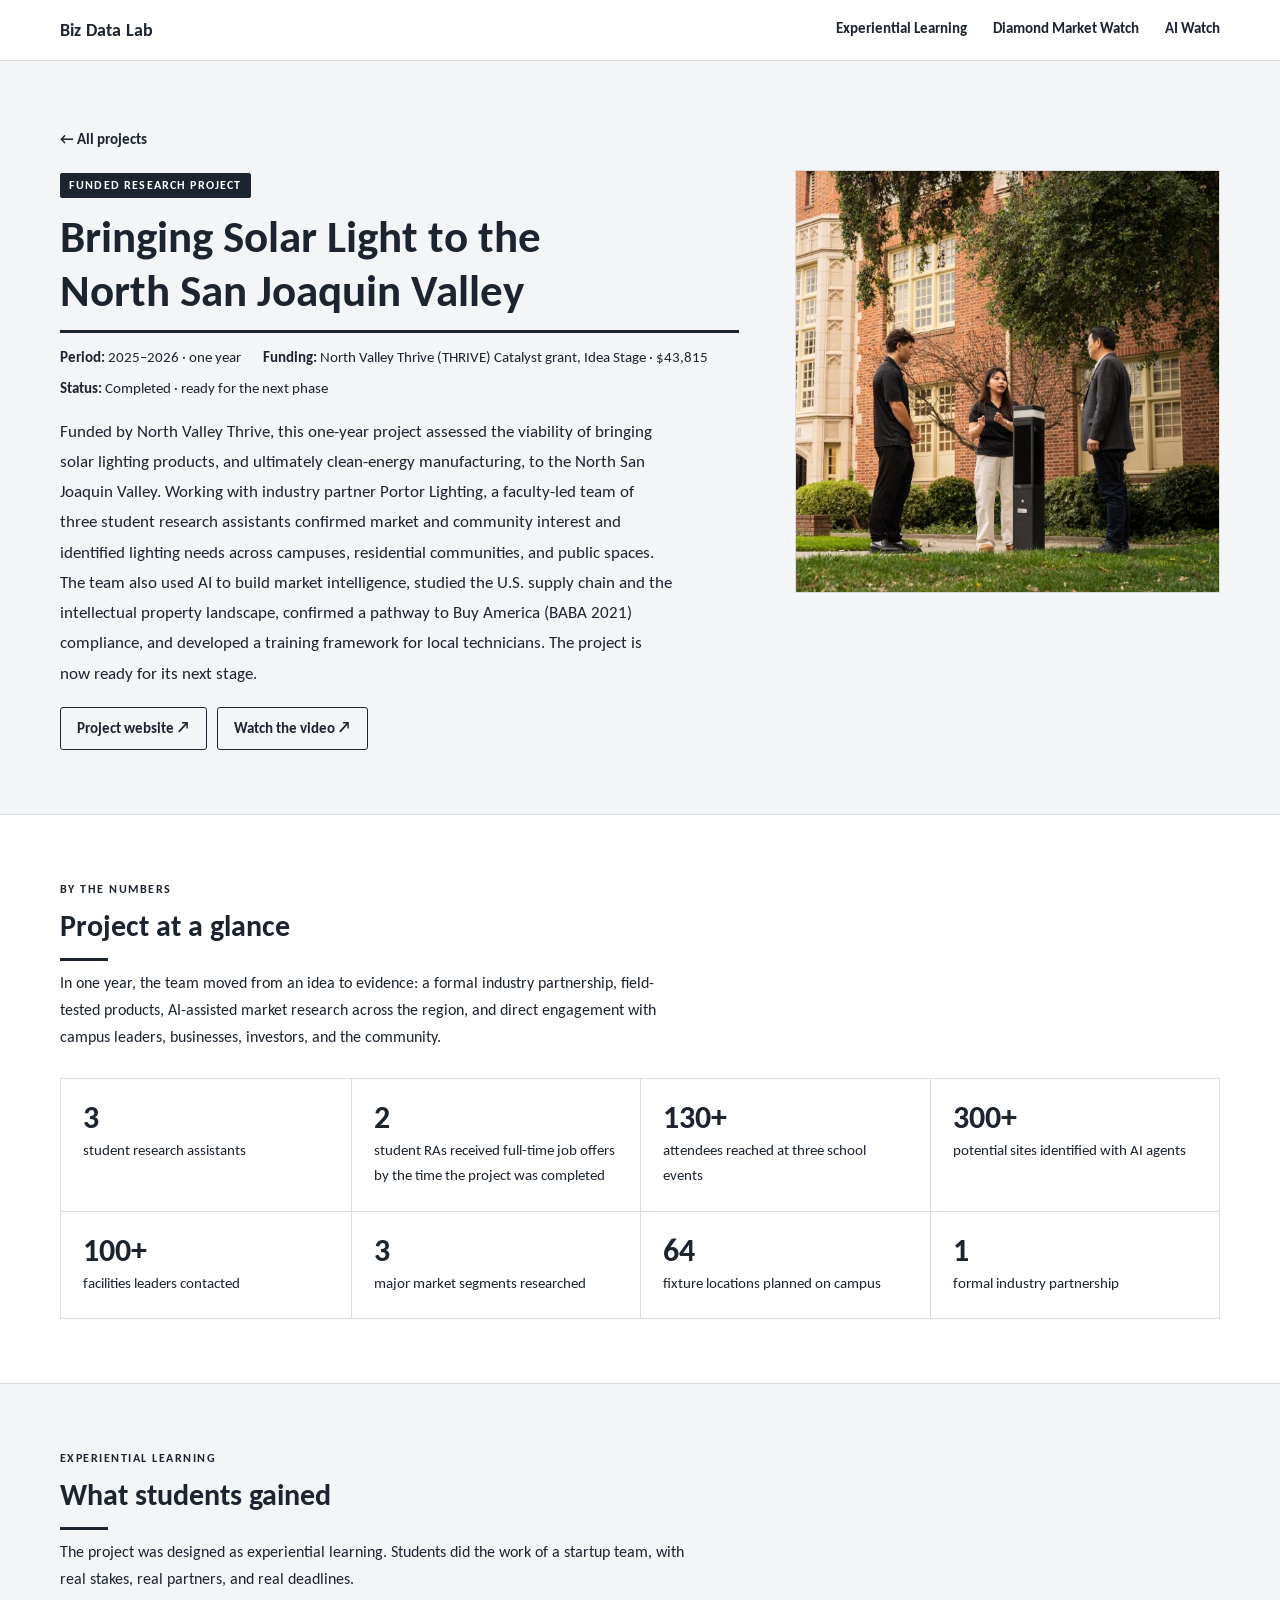
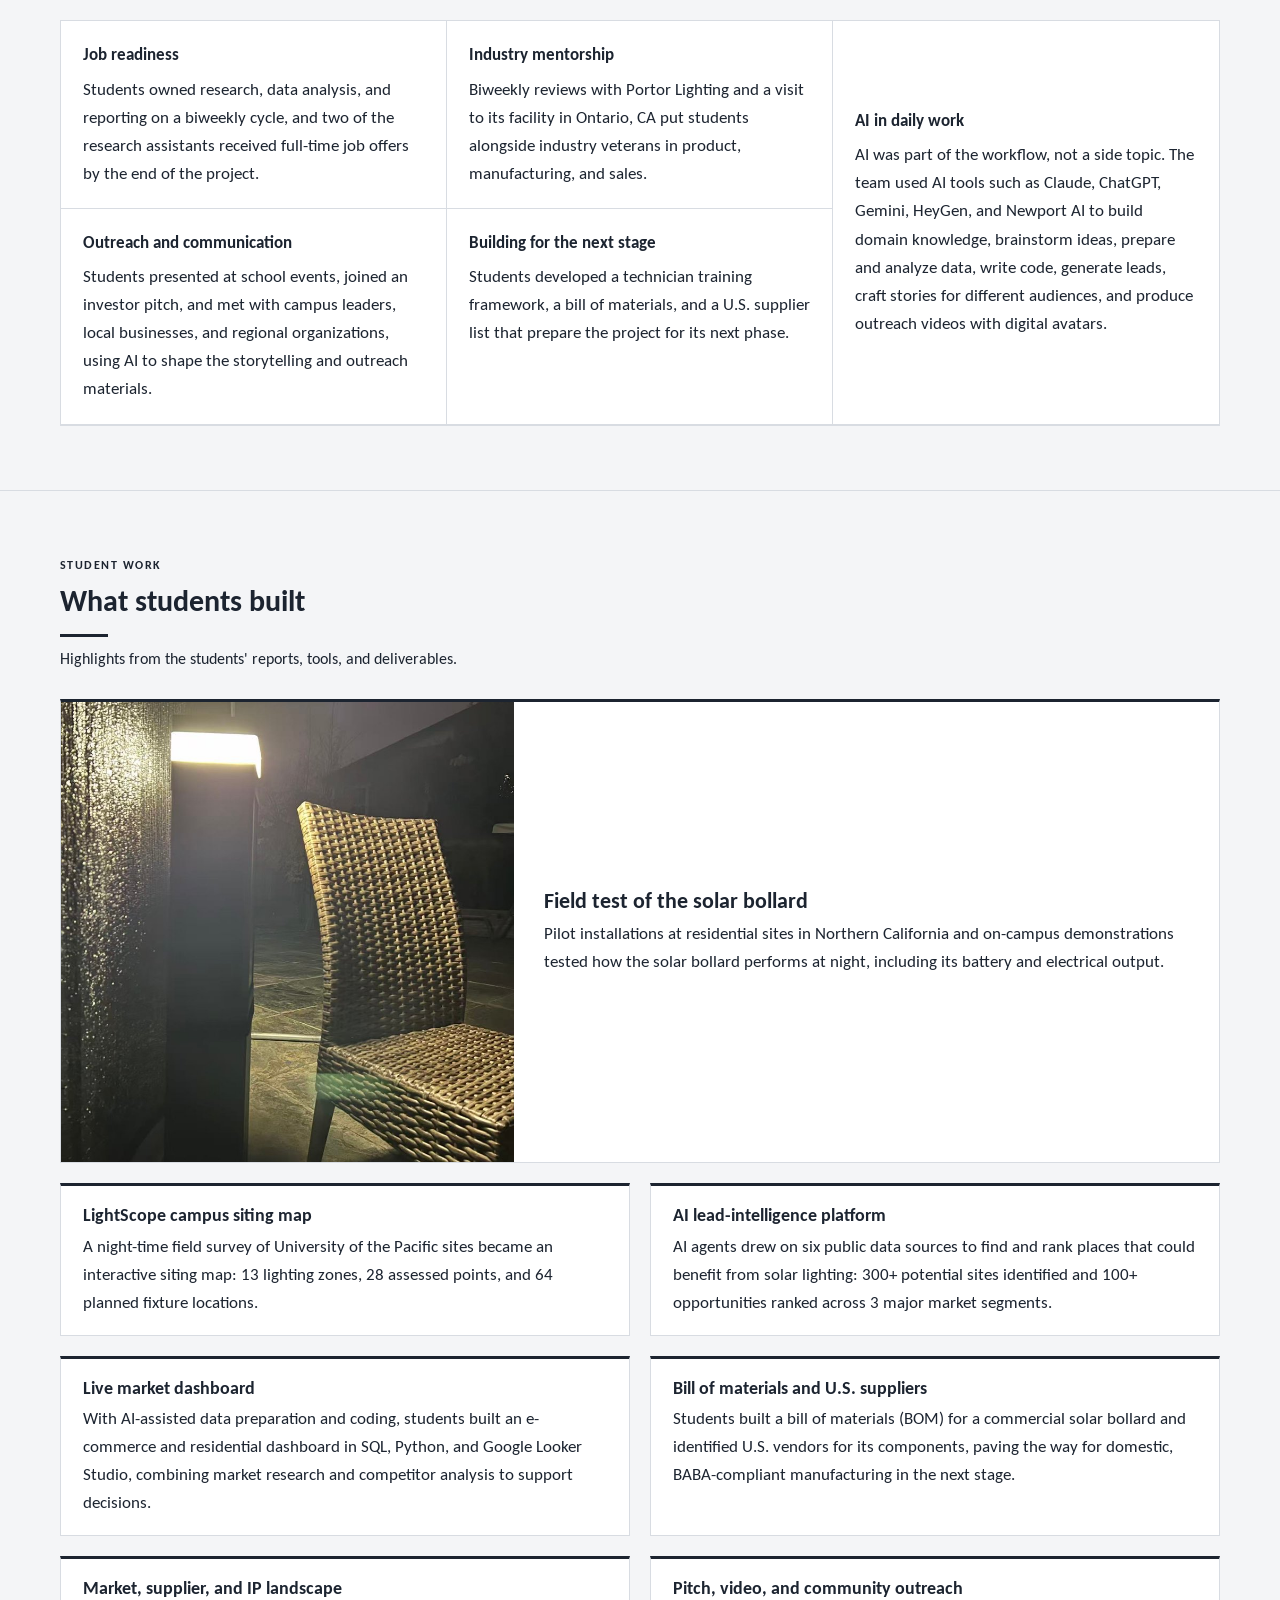
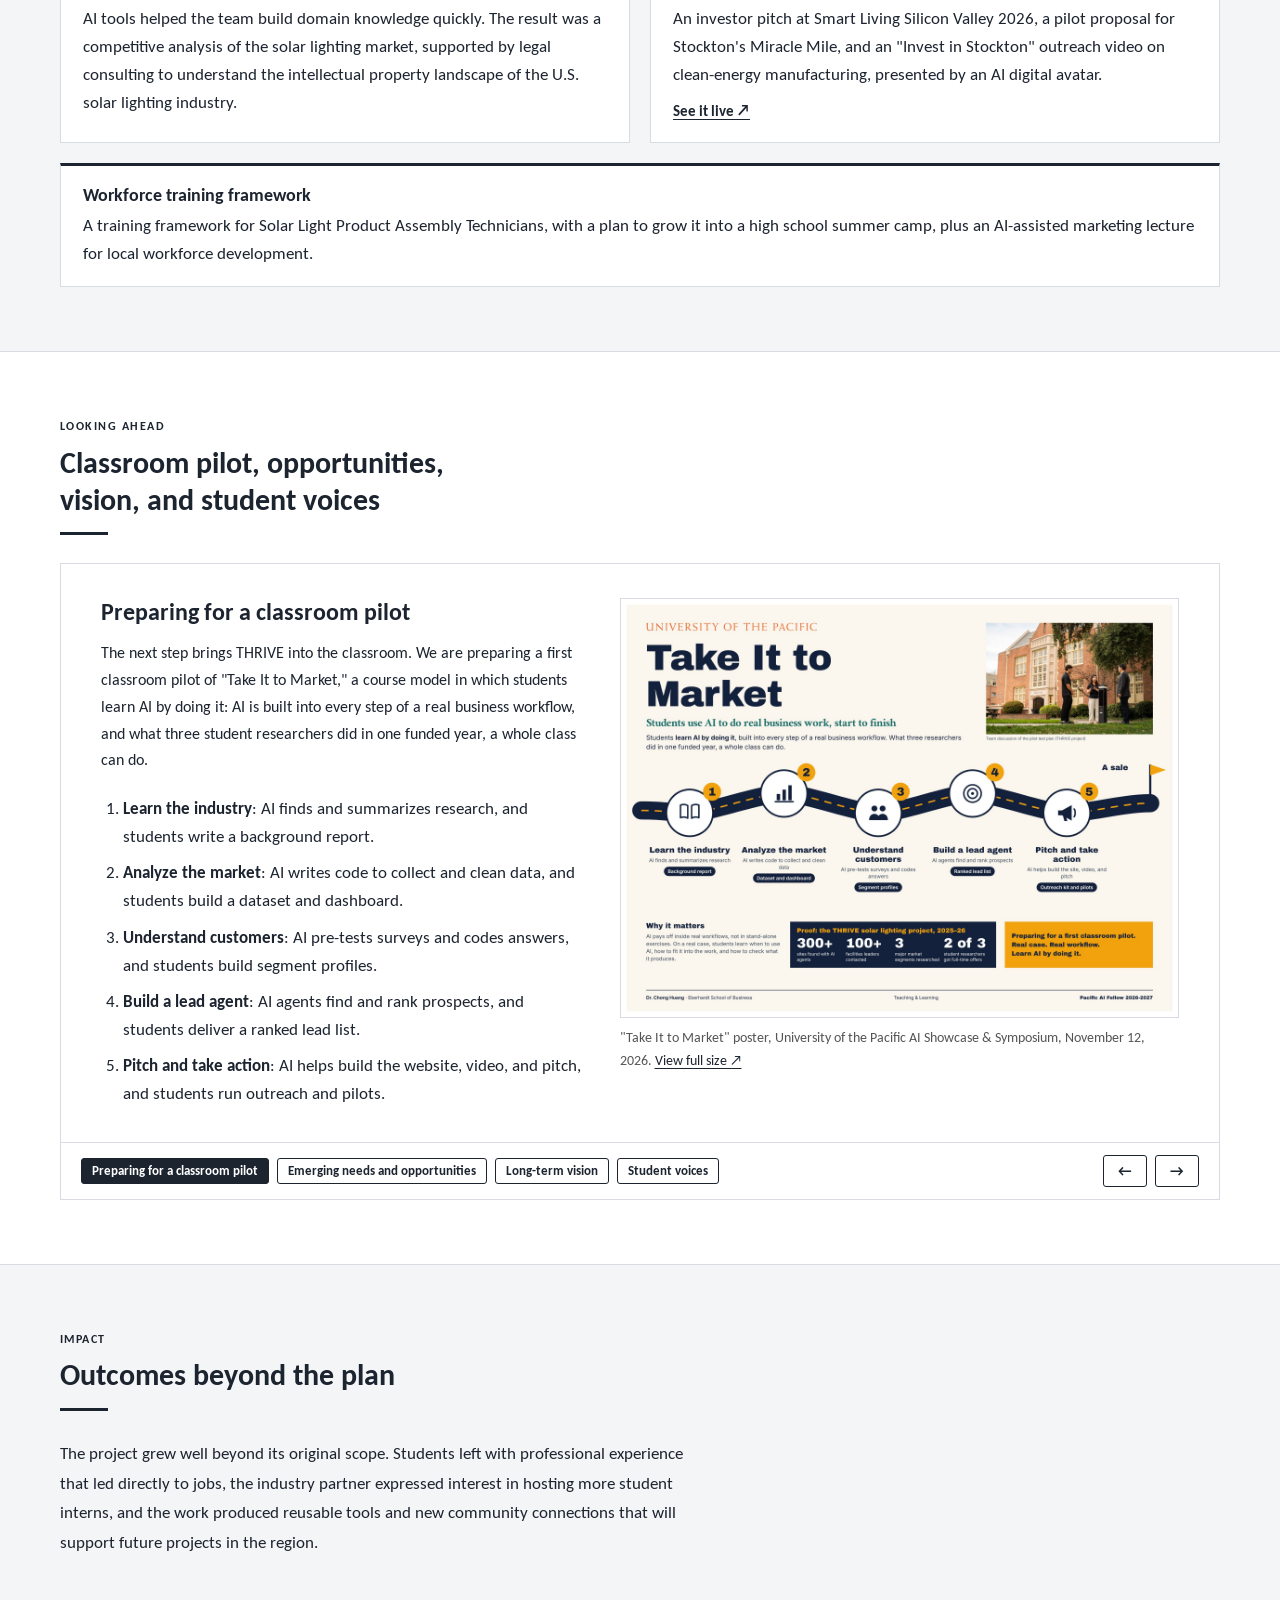
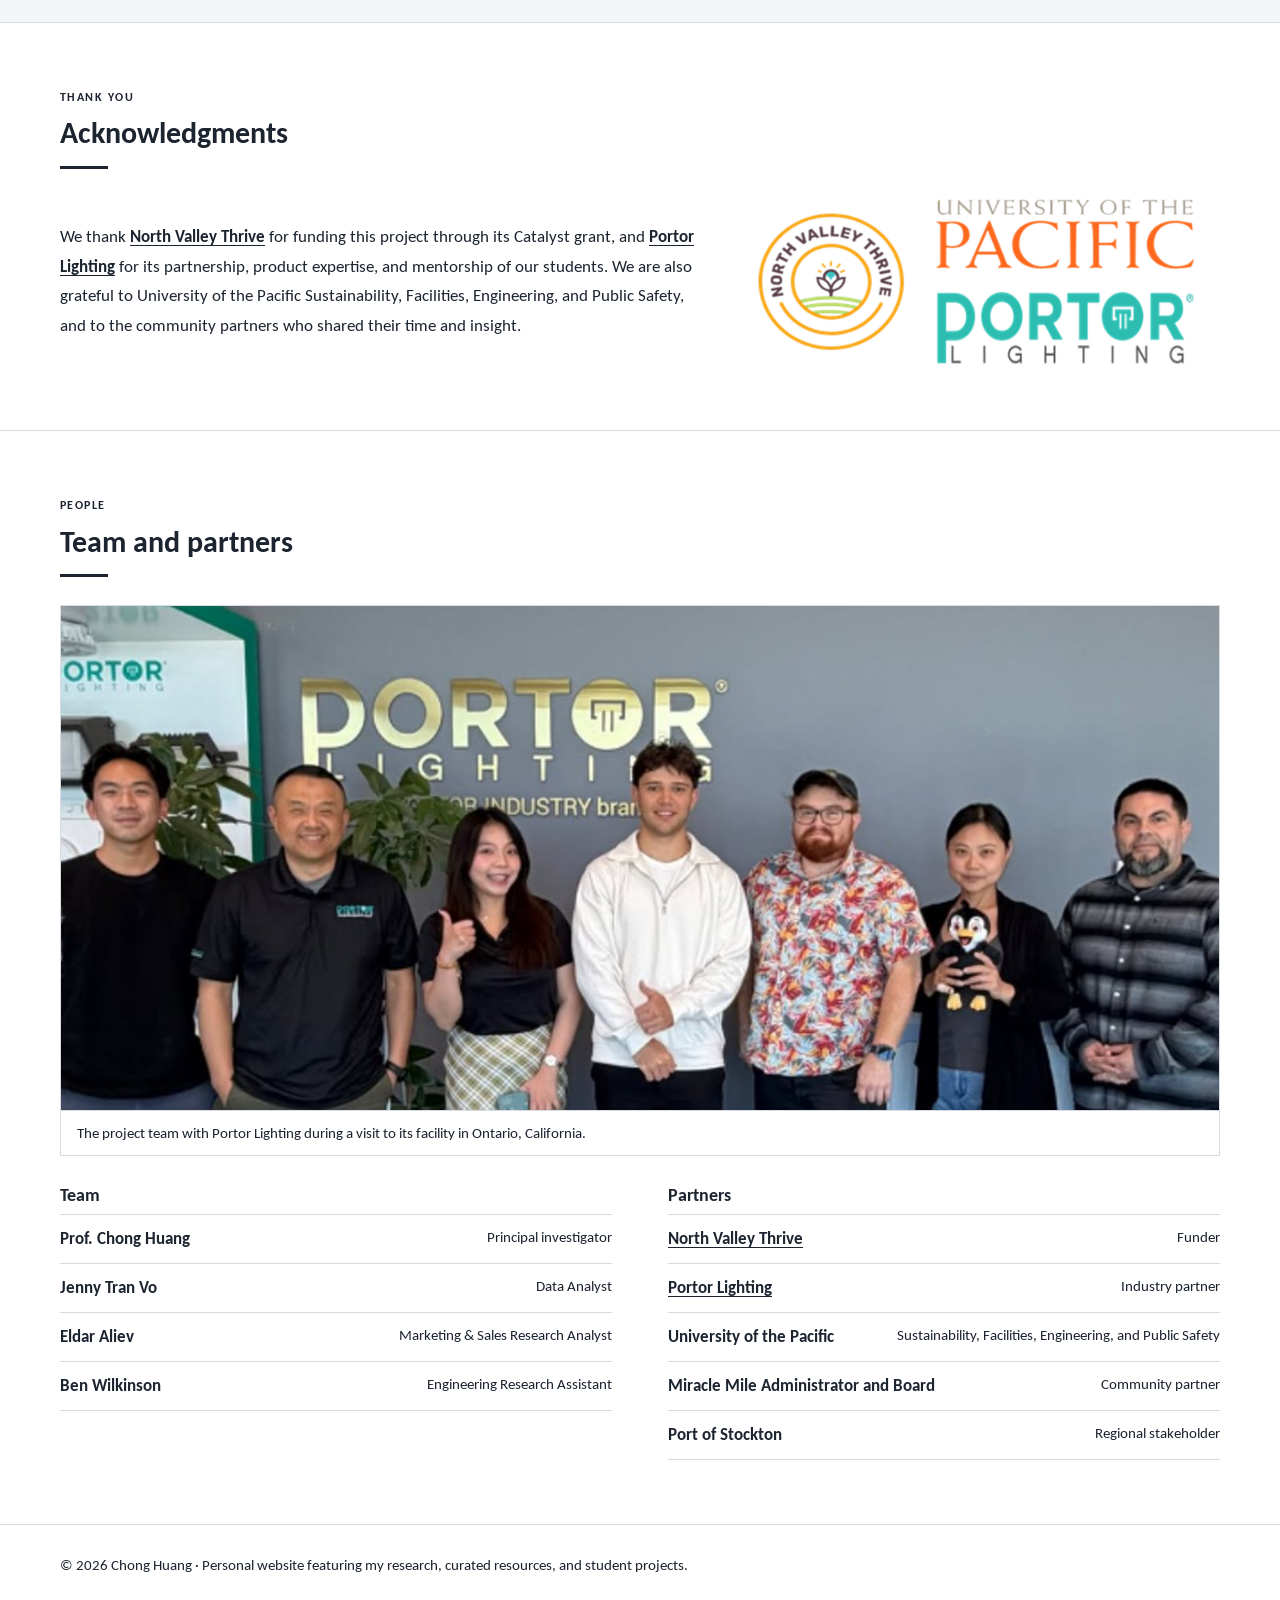
<file: project.html>
<!doctype html>
<html lang="en">
<head>
<meta charset="utf-8">
<meta name="viewport" content="width=device-width,initial-scale=1,viewport-fit=cover">
<title>Project · Biz Data Lab</title>
<link rel="preconnect" href="https://fonts.googleapis.com">
<link rel="stylesheet" href="https://fonts.googleapis.com/css2?family=Carlito:wght@400;700&display=swap">
<link rel="stylesheet" href="assets/site.css?v=f943ef4b">
<script data-goatcounter="https://biz-datalab.goatcounter.com/count" async src="//gc.zgo.at/count.js"></script>
</head>
<body>
<nav>
  <div class="wrap">
    <a class="brand" href="index.html">Biz Data Lab</a>
    <div class="links">
      <a href="index.html#teaching">Experiential Learning</a>
      <a href="index.html#market-watch">Diamond Market Watch</a>
      <a href="index.html#ai-watch">AI Watch</a>
    </div>
  </div>
</nav>

<main id="page">
  <section class="band tint"><div class="wrap"><p class="loading">Loading…</p></div></section>
</main>

<footer><div class="wrap" id="foot">© Chong Huang · Personal website featuring my research, curated resources, and student projects.</div></footer>
<script>document.getElementById("foot").textContent="© "+new Date().getFullYear()+" Chong Huang · Personal website featuring my research, curated resources, and student projects.";</script>

<script>
const $ = id => document.getElementById(id);
const esc = s => String(s ?? "").replace(/[&<>"]/g, c => ({ "&": "&amp;", "<": "&lt;", ">": "&gt;", '"': "&quot;" }[c]));
const safeUrl = u => /^https?:\/\//i.test(u || "") ? u : (u && !/^[a-z]+:/i.test(u) ? u : "#");
const TYPE = { funded: "Funded research project", group: "Student group project", individual: "Individual research" };
const CAROUSEL = ["preparing for a classroom pilot", "emerging needs and opportunities", "long-term vision", "student voices"];
const HANDLED = ["links", "numbers", "student learning", "student work", "outcomes", "team", "partners", ...CAROUSEL];
const mdLinks = t => esc(t).replace(/\[([^\]]+)\]\((https?:\/\/[^\s)]+)\)/g, (m, txt, url) => `<a href="${url}" target="_blank" rel="noopener">${txt}</a>`).replace(/\*\*([^*]+)\*\*/g, "<strong>$1</strong>");
const paras = sec => sec.items.map(i => `<p>${mdLinks(i.join(" | "))}</p>`).join("");

function head(label, title, intro) {
  return `<div class="sec-head"><span class="label">${esc(label)}</span><h2>${esc(title)}</h2>${intro ? `<p>${esc(intro)}</p>` : ""}</div>`;
}
function band(inner, tint, id) { return `<section class="band${tint ? " tint" : ""}"${id ? ` id="${id}"` : ""}><div class="wrap">${inner}</div></section>`; }

function slideHTML(key, sec) {
  if (key === "long-term vision") {
    return `<h3>${esc(sec.name)}</h3>${sec.intro ? `<p class="slide-intro">${esc(sec.intro)}</p>` : ""}<div class="timeline">${sec.items.map(i => `<div><span class="yr">${esc(i[0])}</span><p>${esc(i[1] || "")}</p>${i[2] ? `<span class="jobs">${esc(i[2])}</span>` : ""}</div>`).join("")}</div>`;
  }
  if (key === "preparing for a classroom pilot") {
    return `<div class="pilot"><div><h3>${esc(sec.name)}</h3>${sec.intro ? `<p class="slide-intro">${esc(sec.intro)}</p>` : ""}<ol>${sec.items.map(i => { const t = i.join(" | "), c = t.indexOf(":"); return `<li>${c > 0 ? `<b>${esc(t.slice(0, c))}</b>${esc(t.slice(c))}` : esc(t)}</li>`; }).join("")}</ol></div>
      ${sec.photo ? `<figure><a href="${esc(sec.photo)}" target="_blank" rel="noopener"><img src="${esc(sec.photo)}" alt="Take It to Market poster" loading="lazy"></a>${sec.caption ? `<figcaption>${esc(sec.caption)} <a href="${esc(sec.photo)}" target="_blank" rel="noopener">View full size ↗</a></figcaption>` : ""}</figure>` : ""}</div>`;
  }
  if (key === "student voices") {
    return `<h3>Success stories: student voices</h3><div class="quotes">${sec.items.map(i => `<figure><blockquote>“${esc(i[0])}”</blockquote><figcaption><b>${esc(i[1] || "")}</b>${esc(i[2] || "")}</figcaption></figure>`).join("")}</div>`;
  }
  return `<h3>${esc(sec.name)}</h3><ul>${sec.items.map(i => `<li>${esc(i.join(" | "))}</li>`).join("")}</ul>`;
}

/* Brief layout for course projects (project field "layout: brief"):
   title + summary + workflow steps, then a results gallery. No facts, numbers, or carousel. */
function renderBrief(p) {
  const S = p.sections, out = [];
  const W = S.workflow;
  out.push(band(`<a class="back" href="index.html#teaching">← All projects</a>
    <div class="brief-head"><span class="badge solid ${esc(p.badge || (p.type === "funded" ? "funded" : "student"))}">${esc(p.label || TYPE[p.type] || "Project")}</span>
      <h1>${esc(p.title)}</h1>${p.year ? `<p class="yr">Completed ${esc(p.year)}</p>` : ""}${p.students ? `<p class="who"><b>Student researchers:</b> ${esc(p.students)}</p>` : ""}<p class="sum">${esc(p.summary || "")}</p></div>
    ${W ? `<ol class="steps">${W.items.map(i => `<li><b>${esc(i[0])}</b><span>${esc(i.slice(1).join(" | "))}</span></li>`).join("")}</ol>` : ""}
    ${(S["domain knowledge"] || {}).subs ? `<div class="callouts">${S["domain knowledge"].subs.map(d => { const img = (d.images || [])[0];
      return `<div class="callout${img ? " has-thumb" : ""}">${img ? `<a class="thumb" href="${esc(img)}" target="_blank" rel="noopener" title="Click to enlarge"><img src="${esc(img)}" alt="${esc(d.title)}" loading="lazy"><span aria-hidden="true">⤢</span></a>` : ""}<div><b>${esc(d.title)}</b>${d.text ? `<p>${esc(d.text)}</p>` : ""}${d.link ? `<a href="${esc(safeUrl(d.link))}" target="_blank" rel="noopener">${esc(d.linktext || "Open ↗")}</a>` : ""}</div></div>`; }).join("")}</div>` : ""}`, true));
  const Q = S["research question"];
  if (Q) out.push(band(head("The question", Q.name) + (Q.photo
    ? `<div class="rq"><div class="prose">${paras(Q)}</div><figure><a href="${esc(Q.photo)}" target="_blank" rel="noopener"><img src="${esc(Q.photo)}" alt="${esc(Q.caption || Q.name)}" loading="lazy"></a>${Q.caption ? `<figcaption>${mdLinks(Q.caption)}</figcaption>` : ""}</figure></div>`
    : `<div class="prose">${paras(Q)}</div>`)));
  const R = S["student work"];
  if (R) out.push(band(head("Student work", "Selected results", R.intro) +
    `<div class="gallery">${R.subs.map(w => `<figure class="${w.size === "wide" || w.size === "side" ? w.size : ""}">
      <div class="gimg">${(w.images || []).map(src => `<a href="${esc(src)}" target="_blank" rel="noopener"><img src="${esc(src)}" alt="${esc(w.title)}" loading="lazy"></a>`).join("")}</div>
      <figcaption><b>${esc(w.title)}</b>${w.text ? `<span>${esc(w.text)}</span>` : ""}${w.link ? `<a href="${esc(safeUrl(w.link))}" target="_blank" rel="noopener">${esc(w.linktext || "Open ↗")}</a>` : ""}</figcaption></figure>`).join("")}</div>`));
  Object.keys(S).filter(k => !["workflow", "student work", "domain knowledge", "research question"].includes(k)).forEach(k => {
    const sec = S[k];
    out.push(band(head(k === "acknowledgments" ? "Thank you" : "Project", sec.name) + `<div class="generic">${sec.intro ? `<p>${esc(sec.intro)}</p>` : ""}<div class="prose">${paras(sec)}</div></div>`, true));
  });
  $("page").innerHTML = out.join("");
}

function render(p) {
  document.title = p.title + " · Biz Data Lab";
  if (p.layout === "brief") return renderBrief(p);
  const S = p.sections, out = [];
  const links = (S.links || {}).items || [];
  const facts = [["Period", p.period], ["Funding", p.funder], ["Status", p.status]].filter(f => f[1]);
  out.push(band(`<a class="back" href="index.html#teaching">← All projects</a>
    <div class="phero"><div>
      <span class="badge solid ${esc(p.badge || (p.type === "funded" ? "funded" : "student"))}">${esc(p.label || TYPE[p.type] || "Project")}</span>
      <h1>${esc(p.title)}</h1>
      <div class="facts">${facts.map(f => `<span><b>${esc(f[0])}:</b> ${esc(f[1])}</span>`).join("")}</div>
      <p class="sum">${esc(p.summary || "")}</p>
      ${links.length ? `<div class="jump">${links.map(l => `<a class="btn" href="${esc(safeUrl(l[1]))}" target="_blank" rel="noopener">${esc(l[0])} ↗</a>`).join("")}</div>` : ""}
    </div>${(p.hero || p.image) ? `<div class="phero-img${p.hero ? " photo" : ""}"><img src="${esc(p.hero || p.image)}" alt="${esc(p.title)}"></div>` : ""}</div>`, true));

  if (S.numbers) out.push(band(head("By the numbers", "Project at a glance", S.numbers.intro) +
    `<div class="stats">${S.numbers.items.map(n => `<div><b>${esc(n[0])}</b><span>${esc(n[1] || "")}</span></div>`).join("")}</div>`));

  if (S["student learning"]) {
    const L = S["student learning"];
    out.push(band(head("Experiential learning", "What students gained", L.intro) +
      `<div class="learn${L.items.length === 5 ? " five" : ""}">${L.items.map(i => `<div class="${/^AI\b/.test(i[0]) ? "tall" : ""}"><b>${esc(i[0])}</b><p>${esc(i.slice(1).join(" | "))}</p></div>`).join("")}</div>`, true));
  }

  if (S["student work"]) {
    const subs = S["student work"].subs.slice().sort((a, b) => ((b.images || []).length > 0) - ((a.images || []).length > 0));
    out.push(band(head("Student work", "What students built", "Highlights from the students' reports, tools, and deliverables.") +
      `<div class="work">${subs.map((w, idx) => `<article class="${(w.images || []).length ? "wide media" : (idx === subs.length - 1 && subs.filter(x => !(x.images || []).length).length % 2 ? "wide" : "")}">
        ${(w.images || []).length ? `<div class="imgs">${w.images.map(src => `<img src="${esc(src)}" alt="${esc(w.title)}" loading="lazy">`).join("")}</div>` : ""}
        <div class="wb"><h3>${esc(w.title)}</h3>${w.text ? `<p>${esc(w.text)}</p>` : ""}${w.bullets.length ? `<ul>${w.bullets.map(b => `<li>${esc(b)}</li>`).join("")}</ul>` : ""}
        ${w.link ? `<a href="${esc(safeUrl(w.link))}" target="_blank" rel="noopener">See it live ↗</a>` : ""}</div></article>`).join("")}</div>`, true));
  }

  const slides = CAROUSEL.filter(k => S[k]);
  if (slides.length) out.push(band(head("Looking ahead", "Classroom pilot, opportunities, vision, and student voices") +
    `<div class="carousel" id="car"><div class="car-view"><div class="car-track" id="track">${slides.map((k, i) =>
      `<div class="car-slide" role="group" aria-roledescription="slide" aria-label="${i + 1} of ${slides.length}">${slideHTML(k, S[k])}</div>`).join("")}</div></div>
      <div class="car-ctl"><div class="dots" id="dots">${slides.map((k, i) => `<button type="button" data-i="${i}">${esc(S[k].name)}</button>`).join("")}</div>
      <div class="arrows"><button type="button" id="prev" aria-label="Previous slide">←</button><button type="button" id="next" aria-label="Next slide">→</button></div></div></div>`));

  if (S.outcomes) out.push(band(head("Impact", "Outcomes beyond the plan") + `<div class="prose">${paras(S.outcomes)}</div>`, true));

  Object.keys(S).filter(k => !HANDLED.includes(k)).forEach(k => {
    const sec = S[k];
    const isProse = sec.items.length && sec.items.every(i => i.length === 1 && i[0].length > 80);
    out.push(band(head(k === "acknowledgments" ? "Thank you" : "Project", sec.name) + `<div class="generic${sec.photo ? " with-logo" : ""}"><div>${sec.intro ? `<p>${esc(sec.intro)}</p>` : ""}${isProse ? `<div class="prose">${paras(sec)}</div>` : `<ul>${sec.items.map(i => `<li>${esc(i.join(" | "))}</li>`).join("")}</ul>`}
      ${sec.subs.map(sb => `<h3>${esc(sb.title)}</h3>${sb.text ? `<p>${esc(sb.text)}</p>` : ""}`).join("")}</div>${sec.photo ? (() => { const imgs = sec.photo.split(",").map(x => x.trim()).filter(Boolean), alts = (sec.caption || "").split(",").map(x => x.trim()); return `<figure class="sec-logo n${imgs.length}">${imgs.map((src, i) => `<img src="${esc(src)}" alt="${esc(alts[i] || sec.name)}" loading="lazy">`).join("")}</figure>`; })() : ""}</div>`));
  });

  const tp = (S.team || {}).photo;
  if (S.team || S.partners) out.push(band(head("People", "Team and partners") +
    (tp ? `<figure class="team-photo"><img src="${esc(tp)}" alt="${esc(S.team.caption || "Project team")}" loading="lazy">${S.team.caption ? `<figcaption>${esc(S.team.caption)}</figcaption>` : ""}</figure>` : "") + `<div class="people">
    ${S.team ? `<div><h3>Team</h3><ul>${S.team.items.map(t => `<li><b>${esc(t[0])}</b><span>${esc(t[1] || "")}</span></li>`).join("")}</ul></div>` : ""}
    ${S.partners ? `<div><h3>Partners</h3><ul>${S.partners.items.map(t => `<li><b>${t[2] ? `<a href="${esc(safeUrl(t[2]))}" target="_blank" rel="noopener">${esc(t[0])}</a>` : esc(t[0])}</b><span>${esc(t[1] || "")}</span></li>`).join("")}</ul></div>` : ""}
  </div>`));

  $("page").innerHTML = out.join("");
  if (slides.length) carousel(slides.length);
}

function carousel(n) {
  let i = 0;
  const track = $("track"), dots = [...document.querySelectorAll("#dots button")], slides = [...track.children];
  const go = k => { i = (k + n) % n; track.style.transform = `translateX(${-100 * i}%)`;
    dots.forEach((d, j) => d.setAttribute("aria-current", j === i ? "true" : "false"));
    slides.forEach((s, j) => s.setAttribute("aria-hidden", j === i ? "false" : "true")); };
  $("prev").onclick = () => go(i - 1); $("next").onclick = () => go(i + 1);
  dots.forEach((d, j) => d.onclick = () => go(j));
  $("car").addEventListener("keydown", e => { if (e.key === "ArrowLeft") go(i - 1); if (e.key === "ArrowRight") go(i + 1); });
  go(0);
}

const slug = new URLSearchParams(location.search).get("p");
fetch("data/site.json", { cache: "no-cache" }).then(r => r.json()).then(d => {
  const p = (d.projects || []).find(x => x.slug === slug) || (d.projects || [])[0];
  if (!p) { $("page").innerHTML = band('<p>Project not found. <a href="index.html#teaching">See all projects</a>.</p>'); return; }
  render(p);
}).catch(() => { $("page").innerHTML = band('<p>Could not load the project. Please refresh the page.</p>'); });
</script>
</body>
</html>
</file>
<file: assets/site.css>
/* Layout: full-width bands (About, Market Watch tinted; Teaching, AI white), content in a 1040px column.
   One text color throughout; hierarchy comes from size, weight, and rules only. */
:root{
  --bg:#ffffff; --band:#f4f5f7; --ink:#1c2430; --line:#d8dce2; --chip:#eef0f3;
  --font:Calibri, Carlito, "Segoe UI", system-ui, sans-serif;
  color-scheme:light;
  padding-top:env(safe-area-inset-top,0px);padding-bottom:env(safe-area-inset-bottom,0px);
}
@media (prefers-color-scheme: dark){:root:not([data-theme="light"]){--bg:#11161d;--band:#171e27;--ink:#e6e9ee;--line:#2c3542;--chip:#202936;color-scheme:dark}}
:root[data-theme="dark"]{--bg:#11161d;--band:#171e27;--ink:#e6e9ee;--line:#2c3542;--chip:#202936;color-scheme:dark}

*{box-sizing:border-box}
[hidden]{display:none!important}
html{scroll-behavior:smooth;scroll-padding-top:72px}
body{margin:0;background:var(--bg);color:var(--ink);font:17px/1.65 var(--font)}
body::before{content:"";position:fixed;inset:0 0 auto;height:env(safe-area-inset-top,0px);z-index:10;background:var(--bg)}
a{color:var(--ink);text-decoration:underline;text-underline-offset:3px;text-decoration-thickness:1px}
a:hover{text-decoration-thickness:2px}
a:focus-visible,button:focus-visible,select:focus-visible,summary:focus-visible{outline:2px solid var(--ink);outline-offset:3px}
h1,h2,h3,p{margin:0}
h1,h2,h3{line-height:1.2;text-wrap:balance}
.wrap{max-width:1200px;margin:0 auto;padding-left:max(20px,env(safe-area-inset-left,0px));padding-right:max(20px,env(safe-area-inset-right,0px))}
.label{font-size:.78rem;font-weight:700;letter-spacing:.12em;text-transform:uppercase}

/* header */
nav{position:sticky;top:env(safe-area-inset-top,0px);z-index:5;background:var(--bg);border-bottom:1px solid var(--line)}
nav .wrap{display:flex;align-items:center;justify-content:space-between;gap:10px 28px;min-height:60px;flex-wrap:wrap;padding-block:10px}
.brand{font-size:1.15rem;font-weight:700;text-decoration:none;letter-spacing:.01em}
.links{display:flex;gap:26px;flex-wrap:wrap}
.links a{text-decoration:none;font-size:.95rem;font-weight:700;padding-block:4px;border-bottom:2px solid transparent}
.links a:hover{border-bottom-color:var(--ink)}

/* bands */
.band{padding-block:64px;border-bottom:1px solid var(--line)}
.band.tint{background:var(--band)}
.sec-head{display:flex;flex-direction:column;gap:8px;margin-bottom:28px;max-width:70ch}
.sec-head h2{font-size:1.9rem}
.sec-head h2::after{content:"";display:block;width:48px;height:3px;background:var(--ink);margin-top:14px}
.sec-head p{font-size:1.02rem}

/* about */
.intro{display:grid;grid-template-columns:minmax(0,1fr) minmax(0,1.4fr);gap:24px 64px;align-items:start}
.intro-left,.intro-right{display:flex;flex-direction:column;gap:14px;min-width:0}
.intro h1{font-size:clamp(2.2rem,4.6vw,3rem);font-weight:700}
.intro h1.long{font-size:clamp(1.7rem,3.2vw,2.2rem);line-height:1.25;padding-bottom:16px;border-bottom:3px solid var(--ink)}
.intro .role{font-size:1.15rem;line-height:1.5;padding-top:14px;border-top:3px solid var(--ink);max-width:32ch}
.intro-right{padding-top:34px}
.intro-right p{font-size:1.06rem;line-height:1.75;max-width:64ch}
.areas{display:flex;flex-wrap:wrap;gap:8px}
.areas span{font-size:.85rem;border:1px solid var(--line);padding:3px 10px;border-radius:3px}

/* teaching */
.statement{font-size:1.06rem;line-height:1.7;max-width:70ch;margin-bottom:28px;text-align:justify;hyphens:auto}
.projects{list-style:none;margin:0;padding:0;display:grid;grid-template-columns:repeat(2,minmax(0,1fr));gap:20px}
.projects li{border:1px solid var(--line);border-top:3px solid var(--ink);background:var(--bg);padding:20px 22px;display:flex;flex-direction:column;gap:6px;min-width:0}
.projects small{font-size:.76rem;font-weight:700;letter-spacing:.1em;text-transform:uppercase}
.projects b{font-size:1.15rem;line-height:1.3}
.projects p{font-size:.98rem}
.projects a.pdf{margin-top:auto;padding-top:10px;font-weight:700;font-size:.95rem}

/* market watch */
.card{background:var(--bg);border:1px solid var(--line)}
.card-top{display:flex;justify-content:space-between;align-items:center;gap:10px 16px;flex-wrap:wrap;padding:14px 22px;border-bottom:1px solid var(--line)}
.card-top strong{font-size:1.02rem}
.card-top label{font-size:.95rem;display:flex;align-items:center;gap:8px}
.card-top select{font:inherit;color:var(--ink);background:var(--bg);border:1px solid var(--line);border-radius:3px;padding:4px 8px}
.tbl{overflow-x:auto}
table.price{border-collapse:collapse;width:100%;min-width:500px;font-variant-numeric:tabular-nums}
.price th,.price td{padding:16px 22px;text-align:left;border-bottom:1px solid var(--line);vertical-align:top}
.price thead th{font-size:.78rem;font-weight:700;letter-spacing:.1em;text-transform:uppercase;background:var(--band)}
.price tbody th{width:22%;font-size:1.05rem}
.price .m{font-size:1.6rem;font-weight:700;line-height:1.15}
.price .m small{font-size:.85rem;font-weight:400}
.price .ci{font-size:.9rem;margin-top:4px}
.chg{display:inline-block;font-size:.82rem;font-weight:700;margin-left:8px;padding:1px 6px;border:1px solid var(--line);border-radius:3px;vertical-align:4px}
.price .none{font-style:italic}
.summary{padding:16px 22px;display:flex;flex-direction:column;gap:6px;border-bottom:1px solid var(--line)}
.summary .ratio{font-weight:700}
.summary p{max-width:80ch}
details.method{padding:12px 22px;font-size:.92rem}
details.method summary{cursor:pointer;font-weight:700}
details.method p{margin-top:8px;max-width:90ch}
.dl{font-weight:700}

.news{margin-top:36px}
.news h3,.sub-h{font-size:1.3rem;margin-bottom:10px}
.list{list-style:none;margin:0;padding:0;border-top:1px solid var(--line)}
.list li{display:grid;grid-template-columns:120px minmax(0,1fr) auto;gap:4px 18px;padding:14px 0;border-bottom:1px solid var(--line);align-items:baseline}
.list time,.list .kind{font-size:.88rem;font-variant-numeric:tabular-nums}
.list a.t{font-weight:700;text-decoration:none}
.list a.t:hover{text-decoration:underline}
.list .src{font-size:.92rem}
.list .note{font-size:.96rem;margin-top:4px}
.tag{display:inline-block;font-size:.7rem;font-weight:700;letter-spacing:.08em;text-transform:uppercase;padding:1px 7px;border:1px solid var(--ink);border-radius:2px;margin-right:8px;vertical-align:2px}
.more{margin-top:12px}
.linkbtn{background:none;border:0;padding:0;font:inherit;font-weight:700;color:var(--ink);text-decoration:underline;text-underline-offset:3px;cursor:pointer}
.empty,.loading{padding:14px 0}

.fine{font-size:.78rem;margin-top:8px}
.jump{display:flex;flex-wrap:wrap;gap:10px;margin-top:10px}
.btn{display:inline-block;font-weight:700;font-size:.95rem;text-decoration:none;border:1.5px solid var(--ink);padding:8px 16px;border-radius:3px}
.btn:hover{background:var(--ink);color:var(--bg)}
.filters{display:flex;gap:8px;flex-wrap:wrap;margin-bottom:14px}
.filters button{font:700 .88rem var(--font);color:var(--ink);background:transparent;border:1px solid var(--line);border-radius:3px;padding:5px 12px;cursor:pointer}
.filters button.on{border-color:var(--ink);background:var(--ink);color:var(--bg)}
footer{padding-block:28px;font-size:.92rem}

@media (max-width:760px){
  .band{padding-block:44px}
  .intro{grid-template-columns:minmax(0,1fr)}
  .intro-right{padding-top:0}
  .projects{grid-template-columns:minmax(0,1fr)}
  .list li{grid-template-columns:minmax(0,1fr) auto}
  .list time,.list .kind{grid-column:1/-1}
  .links{gap:18px}
}
@media (prefers-reduced-motion:reduce){html{scroll-behavior:auto}}

/* ---------- experiential learning: overview ---------- */
.types{display:grid;grid-template-columns:repeat(3,minmax(0,1fr));gap:0;border:1px solid var(--line);margin-bottom:28px;background:var(--bg)}
.types div{padding:16px 20px;border-left:1px solid var(--line);display:flex;flex-direction:column;gap:4px;min-width:0}
.types div:first-child{border-left:0}
.types b{font-size:1.02rem}
.types p{font-size:.92rem}
.types small{font-size:.8rem;font-weight:700;letter-spacing:.06em;text-transform:uppercase;margin-top:4px}
.badge{display:inline-block;font-size:.72rem;font-weight:700;letter-spacing:.1em;text-transform:uppercase;border:1px solid var(--ink);padding:2px 8px;border-radius:2px}
.badge.solid{background:var(--ink);color:var(--bg)}
.proj-list{display:flex;flex-direction:column;gap:24px}
.pcard{display:grid;grid-template-columns:minmax(0,.8fr) minmax(0,1.6fr);border:1px solid var(--line);background:var(--bg);min-width:0}
.pcard-img{display:block;background:var(--band);min-height:260px;overflow:hidden}
.pcard-img img{width:100%;height:100%;object-fit:cover;display:block}
.pcard-body{padding:26px 30px;display:flex;flex-direction:column;gap:10px;min-width:0}
.pcard h3{font-size:1.5rem}
.pcard h3 a{text-decoration:none}
.pcard h3 a:hover{text-decoration:underline}
.meta{font-size:.92rem}
.mini-stats{display:grid;grid-template-columns:repeat(3,minmax(0,1fr));gap:0;border-top:1px solid var(--line);border-bottom:1px solid var(--line);margin-block:6px}
.mini-stats div{padding:10px 12px 10px 0;display:flex;flex-direction:column;min-width:0}
.mini-stats b{font-size:1.45rem;line-height:1.1;font-variant-numeric:tabular-nums}
.mini-stats span{font-size:.85rem}
.pcard .btn{align-self:flex-start;margin-top:4px}
@media (max-width:760px){
  .types{grid-template-columns:minmax(0,1fr)}
  .types div{border-left:0;border-top:1px solid var(--line)}
  .types div:first-child{border-top:0}
  .pcard{grid-template-columns:minmax(0,1fr)}
  .pcard-img{min-height:200px;max-height:260px}
  .pcard-body{padding:20px}
}

/* ---------- project story page ---------- */
.back{font-size:.95rem;font-weight:700;text-decoration:none;display:inline-block;margin-bottom:18px}
.back:hover{text-decoration:underline}
.phero{display:grid;grid-template-columns:minmax(0,1.6fr) minmax(0,1fr);gap:28px 56px;align-items:start}
.phero h1{font-size:clamp(2rem,4.2vw,2.8rem);margin-top:12px}
.phero .facts{display:flex;flex-wrap:wrap;gap:6px 22px;font-size:.95rem;margin-top:12px;padding-top:12px;border-top:3px solid var(--ink)}
.phero .facts span b{font-weight:700}
.phero p.sum{font-size:1.08rem;line-height:1.75;margin-top:16px;max-width:68ch}
.phero .jump{margin-top:18px}
.phero-img{border:1px solid var(--line);background:var(--bg)}
.phero-img img{width:100%;display:block;max-height:460px;object-fit:cover}
.stats{display:grid;grid-template-columns:repeat(4,minmax(0,1fr));border:1px solid var(--line);background:var(--bg)}
.stats div{padding:22px 22px;border-left:1px solid var(--line);border-top:1px solid var(--line);display:flex;flex-direction:column;gap:4px;min-width:0}
.stats div:nth-child(4n+1){border-left:0}
.stats div:nth-child(-n+4){border-top:0}
.stats b{font-size:2rem;line-height:1.05;font-variant-numeric:tabular-nums}
.stats span{font-size:.95rem}
.work{display:grid;grid-template-columns:repeat(2,minmax(0,1fr));gap:20px}
.work article{border:1px solid var(--line);border-top:3px solid var(--ink);background:var(--bg);display:flex;flex-direction:column;min-width:0}
.work article.wide{grid-column:1/-1}
.work .imgs{display:grid;grid-auto-flow:column;grid-auto-columns:minmax(0,1fr);gap:2px;background:var(--line)}
.work .imgs img{width:100%;height:260px;object-fit:cover;display:block}
.work .wb{padding:18px 22px;display:flex;flex-direction:column;gap:6px}
.work h3{font-size:1.15rem}
.work .wb a{font-weight:700;font-size:.95rem;margin-top:4px}
.carousel{border:1px solid var(--line);background:var(--bg)}
.car-view{overflow:hidden}
.car-track{display:flex;transition:transform .35s ease}
.car-slide{flex:0 0 100%;padding:34px 40px;min-width:0}
.car-slide h3{font-size:1.5rem;margin-bottom:18px}
.car-slide ul{margin:0;padding-left:1.1em;display:flex;flex-direction:column;gap:10px;max-width:80ch}
.pilot{display:grid;grid-template-columns:1fr 1.15fr;gap:32px;align-items:start}
.pilot ol{margin:14px 0 0;padding-left:1.3em;display:flex;flex-direction:column;gap:8px}
.pilot figure{margin:0}.pilot img{width:100%;display:block;border:1px solid var(--line)}
.pilot figcaption{font-size:.88rem;color:var(--muted,#555);margin-top:8px}
@media (max-width:760px){.pilot{grid-template-columns:1fr}}
.car-ctl{display:flex;align-items:center;justify-content:space-between;gap:12px;padding:12px 20px;border-top:1px solid var(--line)}
.car-ctl .arrows{display:flex;gap:8px}
.car-ctl button{font:700 .95rem var(--font);color:var(--ink);background:var(--bg);border:1.5px solid var(--ink);border-radius:3px;padding:6px 14px;cursor:pointer}
.car-ctl button:hover{background:var(--ink);color:var(--bg)}
.dots{display:flex;gap:8px;align-items:center;flex-wrap:wrap}
.dots button{border:1px solid var(--ink);background:transparent;padding:4px 10px;font-size:.82rem}
.dots button[aria-current="true"]{background:var(--ink);color:var(--bg)}
.timeline{display:grid;grid-template-columns:repeat(3,minmax(0,1fr));gap:0;position:relative}
.timeline div{padding:18px 20px 0 0;border-top:3px solid var(--ink);display:flex;flex-direction:column;gap:6px;min-width:0;position:relative}
.timeline div::before{content:"";position:absolute;top:-9px;left:0;width:14px;height:14px;border-radius:50%;background:var(--ink)}
.timeline .yr{font-size:.82rem;font-weight:700;letter-spacing:.08em;text-transform:uppercase}
.timeline .jobs{font-size:1.5rem;font-weight:700;margin-top:6px}
.quotes{display:grid;grid-template-columns:repeat(3,minmax(0,1fr));gap:28px}
.quotes figure{margin:0;display:flex;flex-direction:column;gap:12px;min-width:0}
.quotes blockquote{margin:0;font-size:1rem;line-height:1.65;border-left:3px solid var(--ink);padding-left:14px}
.quotes figcaption b{display:block}
.quotes figcaption{font-size:.92rem}
.checks{list-style:none;margin:0;padding:0;display:grid;grid-template-columns:repeat(2,minmax(0,1fr));gap:12px 32px}
.checks li{padding-left:28px;position:relative}
.checks li::before{content:"✓";position:absolute;left:0;top:0;font-weight:700}
.people{display:grid;grid-template-columns:repeat(2,minmax(0,1fr));gap:24px 56px}
.people h3{font-size:1.15rem;margin-bottom:8px}
.people ul{list-style:none;margin:0;padding:0;border-top:1px solid var(--line)}
.people li{padding:10px 0;border-bottom:1px solid var(--line);display:flex;justify-content:space-between;gap:16px;flex-wrap:wrap}
.people li span{font-size:.95rem}
.generic ul{margin:0;padding-left:1.1em;display:flex;flex-direction:column;gap:8px;max-width:80ch}
@media (max-width:860px){
  .phero{grid-template-columns:minmax(0,1fr)}
  .stats{grid-template-columns:repeat(2,minmax(0,1fr))}
  .stats div{border-left:1px solid var(--line)!important;border-top:1px solid var(--line)!important}
  .stats div:nth-child(2n+1){border-left:0!important}
  .stats div:nth-child(-n+2){border-top:0!important}
  .work{grid-template-columns:minmax(0,1fr)}
  .work .imgs img{height:200px}
  .car-slide{padding:24px 20px}
  .timeline,.quotes,.checks,.people{grid-template-columns:minmax(0,1fr)}
  .timeline div{padding-bottom:16px}
}
@media (prefers-reduced-motion:reduce){.car-track{transition:none}}

.learn{display:grid;grid-template-columns:repeat(auto-fit,minmax(min(100%,300px),1fr));gap:0;border:1px solid var(--line);background:var(--bg)}
.learn div{padding:20px 22px;border-right:1px solid var(--line);border-bottom:1px solid var(--line);display:flex;flex-direction:column;gap:6px;min-width:0}
.learn b{font-size:1.08rem}
.work article.media{display:grid;grid-template-columns:minmax(0,.9fr) minmax(0,1.4fr)}
.work article.media .imgs img{height:100%;min-height:320px;max-height:460px}
.work article.media .wb{justify-content:center;padding:26px 30px}
.work article.media h3{font-size:1.35rem}
.prose{display:flex;flex-direction:column;gap:12px;max-width:72ch}
.prose p{font-size:1.06rem;line-height:1.75}
.slide-intro{margin:-6px 0 22px;font-size:1.02rem}
/* brief layout (course projects): steps row + results gallery */
.brief-head{max-width:76ch}
.brief-head h1{font-size:clamp(2rem,4.2vw,2.6rem);margin-top:12px;padding-bottom:12px;border-bottom:3px solid var(--ink)}
.brief-head p.sum{font-size:1.08rem;line-height:1.75;margin-top:16px}
.steps{list-style:none;counter-reset:s;margin:28px 0 0;padding:0;display:grid;grid-template-columns:repeat(auto-fit,minmax(min(100%,180px),1fr));border:1px solid var(--line);background:var(--bg)}
.steps li{counter-increment:s;padding:16px 18px;border-right:1px solid var(--line);display:flex;flex-direction:column;gap:4px}
.steps li:last-child{border-right:0}
.steps li::before{content:counter(s);font-weight:700;font-size:1.3rem}
.steps b{font-size:1rem}.steps span{font-size:.92rem;line-height:1.5}
.gallery{display:grid;grid-template-columns:repeat(2,minmax(0,1fr));gap:20px}
.gallery figure{margin:0;border:1px solid var(--line);border-top:3px solid var(--ink);background:var(--bg);display:flex;flex-direction:column;min-width:0}
.gallery figure.wide{grid-column:1/-1}
.gallery .gimg{background:#ffffff;padding:14px;display:flex;gap:12px;justify-content:center;align-items:center;flex:1}
.gallery .gimg a{display:block;min-width:0}
.gallery .gimg img{display:block;max-width:100%;max-height:420px;height:auto;margin:0 auto}
.gallery figure.wide .gimg img{max-height:640px}
.gallery figure.side{grid-column:1/-1;display:grid;grid-template-columns:minmax(0,1fr) minmax(0,1.7fr)}
.gallery figure.side figcaption{order:-1;border-top:0;border-right:1px solid var(--line);padding:22px 24px;justify-content:center}
.gallery figure.side figcaption span{font-size:1rem;line-height:1.65}
.gallery figcaption{padding:14px 18px;display:flex;flex-direction:column;gap:4px;border-top:1px solid var(--line)}
.gallery figcaption span{font-size:.95rem;line-height:1.55}
.gallery figcaption a{font-weight:700;font-size:.95rem;margin-top:4px}
@media (max-width:760px){.gallery figure.side{display:flex}.gallery figure.side figcaption{order:0;border-right:0;border-top:1px solid var(--line)}.gallery{grid-template-columns:minmax(0,1fr)}.steps li{border-right:0;border-bottom:1px solid var(--line)}}
@media (max-width:860px){.work article.media{grid-template-columns:minmax(0,1fr)}.work article.media .imgs img{min-height:0;height:300px}}
.team-photo{margin:0 0 28px;border:1px solid var(--line);background:var(--bg)}
.team-photo img{width:100%;display:block;max-height:520px;object-fit:cover}
.team-photo figcaption{padding:10px 16px;font-size:.92rem;border-top:1px solid var(--line)}
/* never crop the main project image: show it whole on white */
.pcard-img{background:#ffffff;display:flex;align-items:center;justify-content:center}
.pcard-img img{object-fit:contain;padding:20px;max-height:420px}
.phero-img{background:#ffffff}
.phero-img img{object-fit:contain;max-height:460px;padding:20px}
.phero-img.photo{background:var(--bg)}
.phero-img.photo img{padding:0;object-fit:contain;max-height:none}
.learn.five{grid-template-columns:repeat(3,minmax(0,1fr));grid-auto-flow:row dense}
.learn.five .tall{grid-column:3;grid-row:1 / span 2;border-right:0;justify-content:center}
.learn.five div:not(.tall):nth-of-type(n){border-right:1px solid var(--line)}
@media (max-width:860px){.learn.five{grid-template-columns:minmax(0,1fr)}.learn.five .tall{grid-column:auto;grid-row:auto}}

/* Experiential Learning: compact project grid with type filters (scales to many projects) */
.types button{all:unset;box-sizing:border-box;padding:16px 20px;border-left:1px solid var(--line);display:flex;flex-direction:column;gap:4px;min-width:0;cursor:pointer;color:var(--ink)}
.types button:first-child{border-left:0}
.types button:hover:not([disabled]){background:var(--band)}
.types button[aria-pressed="true"]{box-shadow:inset 0 -3px 0 var(--ink);background:var(--band)}
.types button[disabled]{cursor:default}
.types button:focus-visible{outline:2px solid var(--ink);outline-offset:-2px}
.proj-list{display:grid;grid-template-columns:repeat(auto-fill,minmax(min(100%,300px),1fr));gap:20px}
.proj-list .pcard{display:flex;flex-direction:column}
.proj-list .pcard-img{min-height:0;height:190px;border-bottom:1px solid var(--line)}
.proj-list .pcard-img img{max-height:190px;padding:14px}
.proj-list .pcard-body{padding:16px 18px 18px;gap:8px;flex:1}
.proj-list .pcard h3{font-size:1.15rem}
.proj-list .pcard .meta{font-size:.88rem}
.pcard-sum{font-size:.95rem;line-height:1.55;display:-webkit-box;-webkit-line-clamp:3;-webkit-box-orient:vertical;overflow:hidden}
.pcard-more{margin-top:auto;font-weight:700;font-size:.95rem}
@media (max-width:760px){.types button{border-left:0;border-top:1px solid var(--line)}.types button:first-child{border-top:0}}

/* project badges by kind: funded = black, capstone = greenish grey, other student projects = grey */
.badge.solid.funded{background:#1c2430;border-color:#1c2430;color:#ffffff}
.badge.solid.capstone{background:#56736a;border-color:#56736a;color:#ffffff}
.badge.solid.student{background:#5d6773;border-color:#5d6773;color:#ffffff}
.callout{margin-top:0;padding:14px 18px;border:1px solid var(--line);border-left:4px solid var(--ink);background:var(--bg);display:flex;flex-direction:column;gap:4px;max-width:76ch}
.callout p{font-size:.95rem;line-height:1.55}
.callout a{font-weight:700;font-size:.95rem;margin-top:2px}
.callouts{display:grid;grid-template-columns:repeat(auto-fit,minmax(min(100%,420px),1fr));gap:14px;margin-top:18px}
.callouts .callout{max-width:none}
.callout.has-thumb{flex-direction:row;align-items:flex-start;gap:16px}
.callout .thumb{position:relative;flex:0 0 112px;height:84px;border:1px solid var(--line);background:#ffffff;display:block;overflow:hidden}
.callout .thumb img{width:100%;height:100%;object-fit:cover;display:block}
.callout .thumb span{position:absolute;right:4px;bottom:4px;background:var(--ink);color:var(--bg);font-size:.8rem;line-height:1;padding:4px 5px;border-radius:2px}
.callout .thumb:hover{outline:2px solid var(--ink)}
.callout > div{display:flex;flex-direction:column;gap:4px;min-width:0}
.brief-head p.who{margin-top:14px;font-size:.98rem}
.yr{font-size:.82rem;letter-spacing:.02em;margin-top:6px}
.proj-list .pcard .meta.yr{font-size:.8rem}
.cite{font-size:.88rem;margin-top:8px}
/* Market Watch header: text left, AI design showcase right */
.mw-top{display:grid;grid-template-columns:minmax(0,1.15fr) minmax(0,1fr);gap:36px;align-items:start;margin-bottom:28px}
.mw-top .sec-head{margin-bottom:0}
.aid{margin:0;border:1px solid var(--line);background:var(--bg);border-radius:6px;overflow:hidden;box-shadow:0 10px 30px rgba(20,25,35,.18)}
.aid-view{aspect-ratio:4/3;background:#1d2128;overflow:hidden}
.aid-view img{width:100%;height:100%;object-fit:cover;display:block;transition:opacity .18s ease}
.aid figcaption{padding:12px 14px;display:flex;flex-direction:column;gap:10px}
.aid figcaption p{font-size:.88rem;line-height:1.5}
.aid-tabs{display:grid;grid-template-columns:repeat(4,minmax(0,1fr));gap:6px}
@media (max-width:520px){.aid-tabs{grid-template-columns:repeat(2,minmax(0,1fr))}}
.aid-tabs button{font:600 .78rem var(--font);color:var(--ink);background:var(--bg);border:1px solid var(--line);border-radius:2px;padding:4px 8px;cursor:pointer}
.aid-tabs button[aria-pressed="true"]{background:var(--ink);color:var(--bg);border-color:var(--ink)}
@media (max-width:860px){.mw-top{grid-template-columns:minmax(0,1fr)}}
.aid-view{position:relative;cursor:zoom-in}
.aid-zoom{position:absolute;right:10px;bottom:10px;z-index:1;background:rgba(0,0,0,.55);color:#fff;font-size:.9rem;line-height:1;padding:6px 7px;border-radius:3px}
.lb{position:fixed;inset:0;z-index:50;background:rgba(10,12,16,.98);display:flex;align-items:center;justify-content:center;padding:56px 64px}
.lb[hidden]{display:none!important}
.lb img{max-width:100%;max-height:100%;object-fit:contain;box-shadow:0 12px 40px rgba(0,0,0,.5)}
.lb button{all:unset;position:absolute;color:#fff;cursor:pointer;font-size:2.4rem;line-height:1;padding:8px 14px}
.lb button:focus-visible{outline:2px solid #fff;outline-offset:2px}
.lb-x{top:10px;right:14px}.lb-p{left:10px;top:50%;transform:translateY(-50%)}.lb-n{right:10px;top:50%;transform:translateY(-50%)}
.lb-c{position:absolute;bottom:16px;left:0;right:0;text-align:center;color:#e6e9ee;font-size:.95rem}
@media (max-width:600px){.lb{padding:48px 8px}.lb-p,.lb-n{font-size:2rem}}
.rq{display:grid;grid-template-columns:minmax(0,1fr) minmax(0,1fr);gap:36px;align-items:start}
.rq .prose{max-width:none}
.rq figure{margin:0}.rq img{width:100%;display:block;border:1px solid var(--line)}
.rq figcaption{font-size:.9rem;line-height:1.5;margin-top:8px}
@media (max-width:860px){.rq{grid-template-columns:minmax(0,1fr)}}

/* Section with a logo panel beside the text (e.g., Acknowledgments) */
.generic.with-logo{display:grid;grid-template-columns:minmax(0,72ch) minmax(0,440px);gap:48px;align-items:center;justify-content:start}
.sec-logo{margin:0;display:grid;gap:18px 28px;align-items:center}
.sec-logo img{width:100%;height:auto;display:block}
.sec-logo.n3{grid-template-columns:150px minmax(0,1fr)}
.sec-logo.n3 img:first-child{grid-row:span 2}
@media (prefers-color-scheme: dark){:root:not([data-theme="light"]) .sec-logo{background:#ffffff;padding:16px;border-radius:6px}}
:root[data-theme="dark"] .sec-logo{background:#ffffff;padding:16px;border-radius:6px}
@media (max-width:760px){.generic.with-logo{grid-template-columns:minmax(0,1fr)}.sec-logo{max-width:360px}.sec-logo.n3{grid-template-columns:110px minmax(0,1fr)}}

/* Experiential Learning: statement with supporters panel beside it */
.statement-row{display:grid;grid-template-columns:minmax(0,1fr) minmax(0,1.15fr);gap:48px;align-items:start;margin-bottom:28px}
.statement-row .statement{margin-bottom:0;max-width:none}
.thanks{background:var(--band);border-left:3px solid #56736a;padding:20px 26px 14px}
.thanks .label{display:block;font-size:.78rem;font-weight:700;letter-spacing:.1em;text-transform:uppercase;color:#56736a;margin-bottom:6px}
.thanks ul{list-style:none;margin:0;padding:0;counter-reset:thx;display:grid;grid-template-columns:repeat(2,minmax(0,1fr));column-gap:28px;font-size:.93rem;line-height:1.4}
.thanks li{counter-increment:thx;display:grid;grid-template-columns:26px minmax(0,1fr);align-items:center;gap:10px;padding:9px 0;border-bottom:1px solid var(--line)}
.thanks li::before{content:counter(thx);width:24px;height:24px;border-radius:50%;background:#56736a;color:#ffffff;font-size:.75rem;font-weight:700;display:flex;align-items:center;justify-content:center}
.thanks li:nth-last-child(-n+2){border-bottom:0}
.thanks a{font-weight:700;color:var(--ink);text-decoration:none}
.thanks a:hover,.thanks a:focus-visible{text-decoration:underline;text-underline-offset:3px}
.thanks a::after{content:" \2197";font-weight:400;font-size:.8em;opacity:.55}
@media (max-width:860px){.statement-row{grid-template-columns:minmax(0,1fr);gap:24px}.thanks ul{grid-template-columns:minmax(0,1fr)}.thanks li:nth-last-child(2){border-bottom:1px solid var(--line)}}
@media (prefers-color-scheme: dark){:root:not([data-theme="light"]) .thanks .label{color:#8fb0a5}}
:root[data-theme="dark"] .thanks .label{color:#8fb0a5}

/* AI Watch: weekly LLM leaderboard panel beside the intro */
.ai-top{display:grid;grid-template-columns:minmax(0,1fr) minmax(0,1.15fr);gap:40px;align-items:start}
.llm{border:1px solid var(--line);border-top:3px solid var(--ink);background:var(--bg);padding:16px 20px 12px}
.llm-h{display:flex;justify-content:space-between;align-items:baseline;gap:12px;margin-bottom:6px}
.llm-h a{font-size:.85rem;font-weight:700;text-decoration:none;white-space:nowrap}
.llm-h a:hover{text-decoration:underline}
.llm ol{list-style:none;margin:0;padding:0;display:grid;grid-template-columns:repeat(2,minmax(0,1fr));grid-auto-flow:column;grid-template-rows:repeat(5,auto);column-gap:24px}
.llm li{display:grid;grid-template-columns:22px minmax(0,1fr) auto;gap:8px;align-items:center;padding:7px 0;border-bottom:1px solid var(--line)}
.llm li:nth-child(5),.llm li:nth-child(10){border-bottom:0}
.llm .rk{font-size:.85rem;opacity:.7}
.llm .md b{display:block;font-size:.9rem;line-height:1.25}
.llm .md small{font-size:.78rem;opacity:.7}
.llm .tk{text-align:right;font-size:.8rem;line-height:1.3;white-space:nowrap}
.llm .tk em{display:block;font-style:normal;font-weight:700}
.llm .tk em.up{color:#1f7a3f}
.llm .tk em.dn{color:#b3261e}
.llm-f{font-size:.75rem;opacity:.7;margin-top:8px}
@media (prefers-color-scheme: dark){:root:not([data-theme="light"]) .llm .tk em.up{color:#5cc983}:root:not([data-theme="light"]) .llm .tk em.dn{color:#f28b82}}
@media (max-width:860px){.ai-top{grid-template-columns:minmax(0,1fr);gap:20px}}
@media (max-width:480px){.llm ol{grid-template-columns:minmax(0,1fr);grid-auto-flow:row;grid-template-rows:none}.llm li:nth-child(5){border-bottom:1px solid var(--line)}}
</file>
